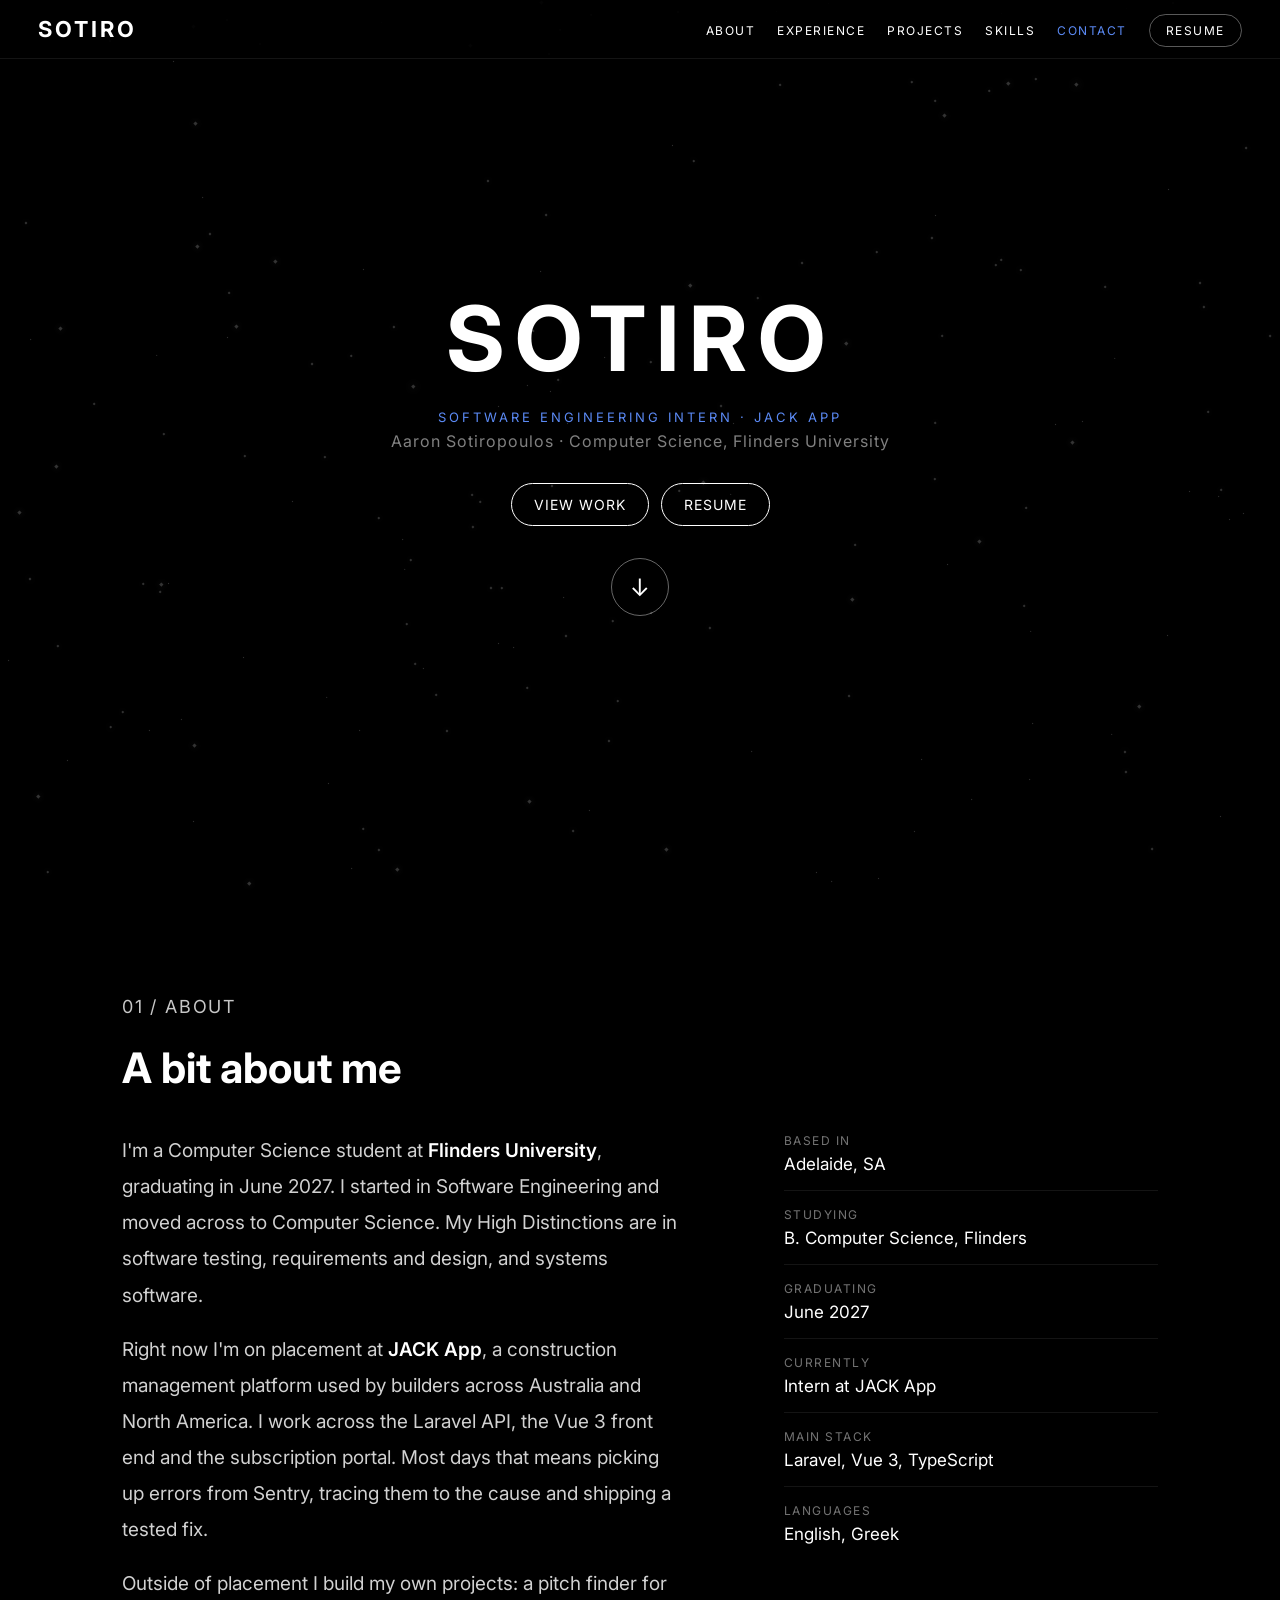
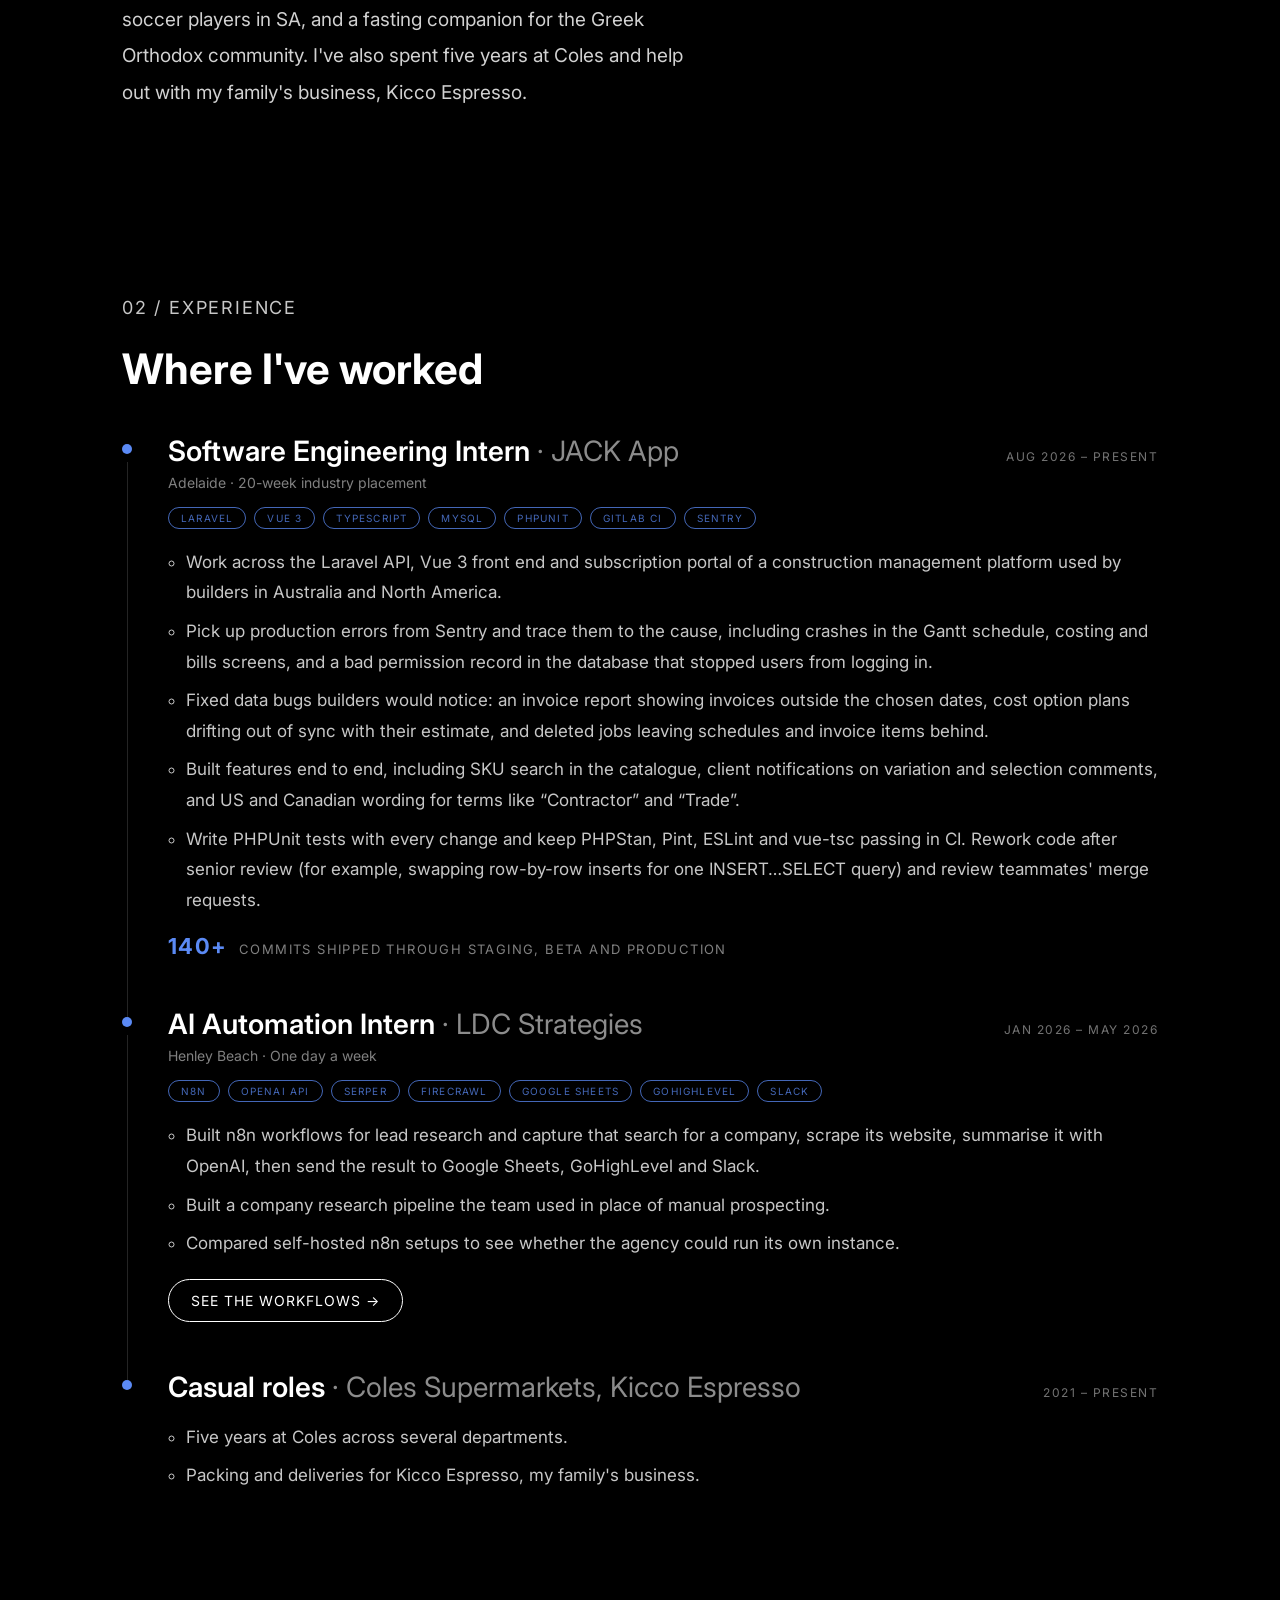
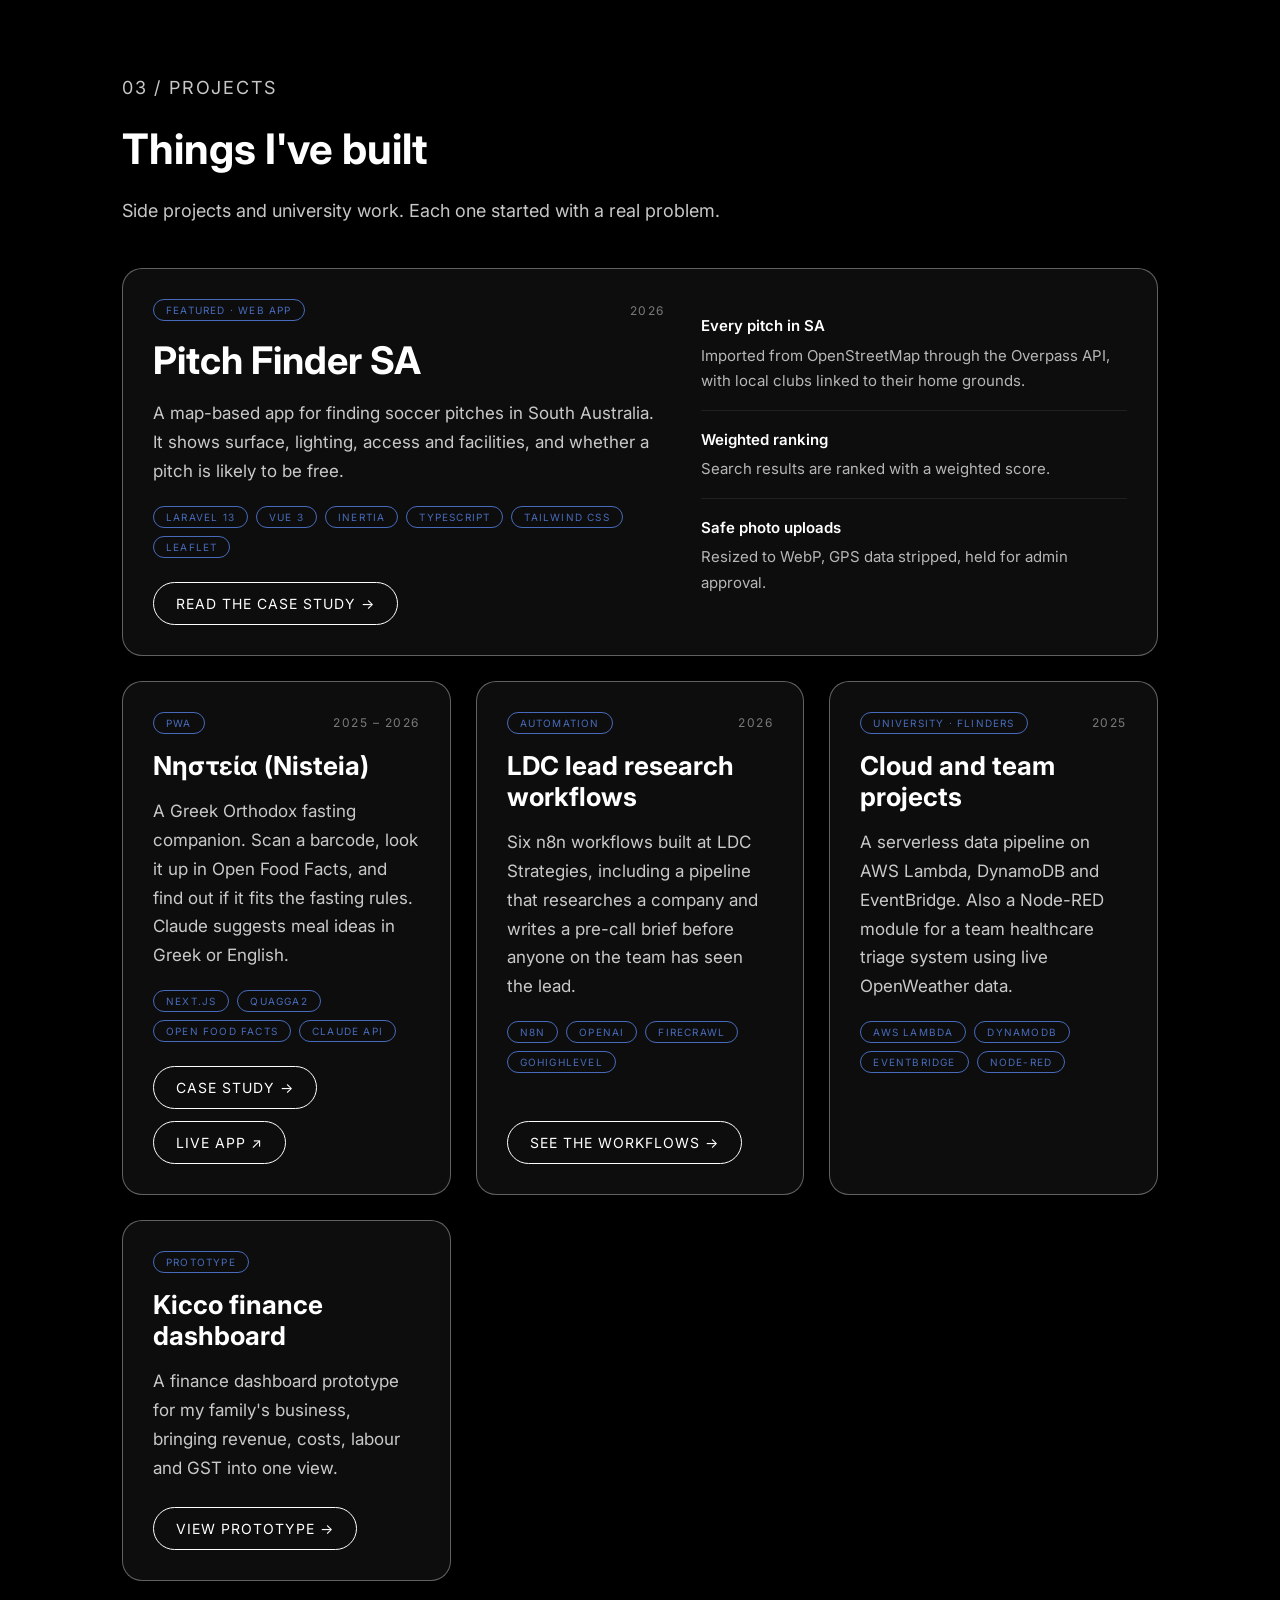
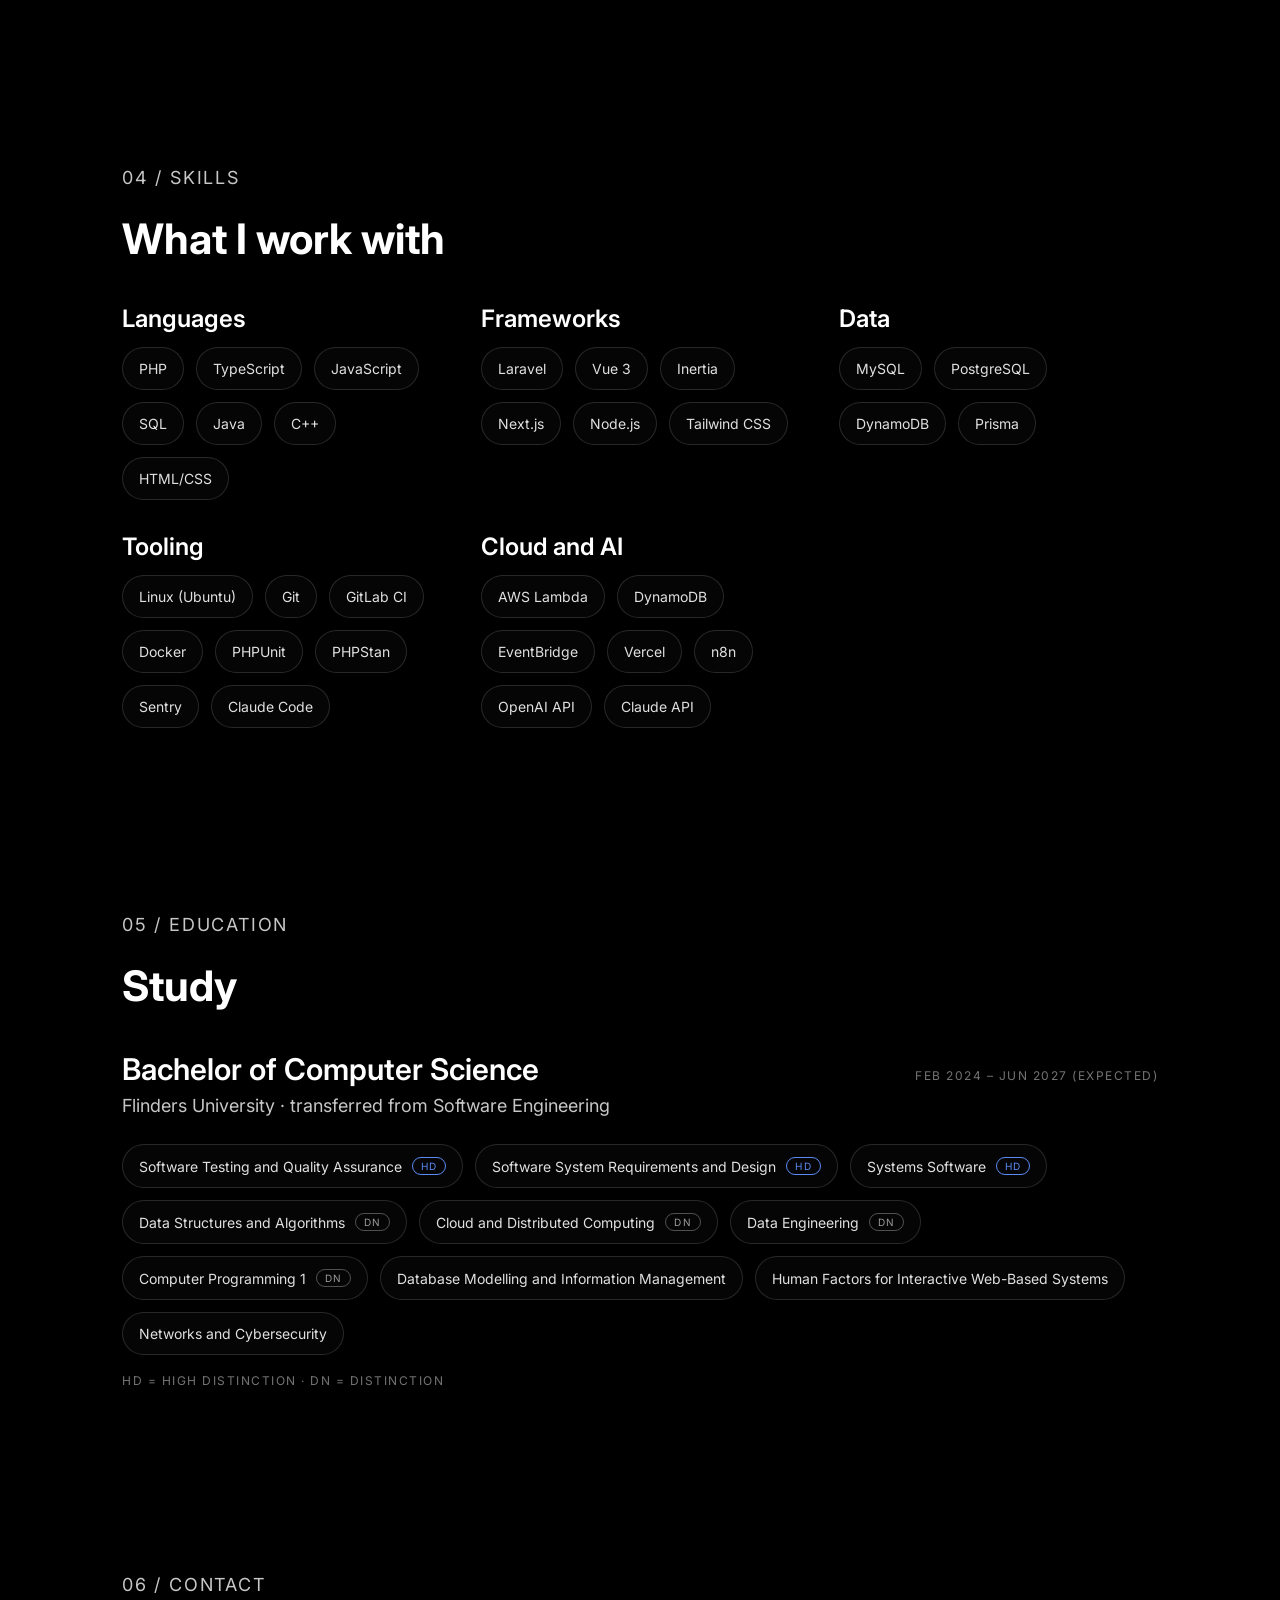
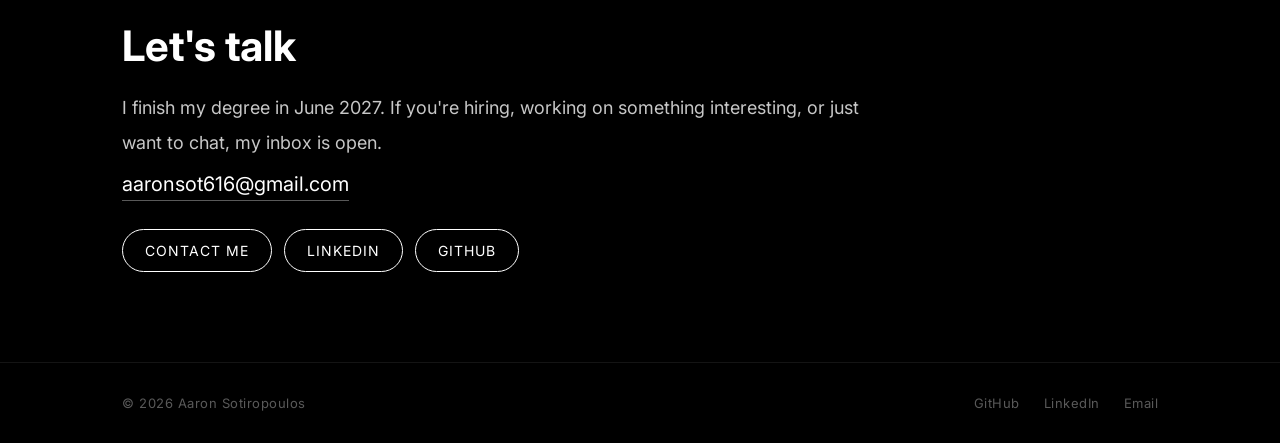
<file: index.html>
<!doctype html>
<html lang="en">
  <head>
    <meta charset="UTF-8" />
    <meta name="viewport" content="width=device-width, initial-scale=1.0" />
    <title>Aaron Sotiropoulos | Software Engineer</title>
    <meta
      name="description"
      content="Aaron Sotiropoulos, Computer Science student at Flinders University and Software Engineering Intern at JACK App, writing production Laravel and Vue code."
    />
    <meta property="og:title" content="Aaron Sotiropoulos | Software Engineer" />
    <meta
      property="og:description"
      content="Computer Science student at Flinders University. Laravel, Vue 3, TypeScript. Adelaide, SA."
    />
    <meta property="og:type" content="website" />
    <link rel="icon" href="favicon.svg" type="image/svg+xml" />
    <link rel="stylesheet" href="style.css" />
  </head>
  <body>
    <div id="starfield"></div>

    <nav class="navbar">
      <div class="container nav-inner">
        <a href="#top" class="logo">SOTIRO</a>

        <button class="hamburger" aria-label="Toggle menu" aria-expanded="false">
          <span></span>
          <span></span>
          <span></span>
        </button>

        <ul class="nav-links">
          <li><a href="#about">About</a></li>
          <li><a href="#experience">Experience</a></li>
          <li><a href="#projects">Projects</a></li>
          <li><a href="#skills">Skills</a></li>
          <li><a href="#contact">Contact</a></li>
          <li>
            <a href="assets/Aaron_Sotiropoulos_Resume.pdf" class="nav-resume" target="_blank" rel="noopener">Resume</a>
          </li>
        </ul>
      </div>
    </nav>

    <main>
      <section id="top" class="hero">
        <div class="hero-content reveal">
          <h1>SOTIRO</h1>
          <p class="hero-role">Software Engineering Intern &middot; JACK App</p>
          <p class="hero-sub">
            Aaron Sotiropoulos &middot; Computer Science, Flinders University
          </p>
          <div class="hero-actions">
            <a href="#projects" class="btn">View Work</a>
            <a href="assets/Aaron_Sotiropoulos_Resume.pdf" class="btn" target="_blank" rel="noopener">Resume</a>
          </div>
          <a href="#about" class="scroll-circle" aria-label="Scroll to about">↓</a>
        </div>
      </section>

      <section id="about" class="section">
        <div class="container">
          <div class="section-head reveal">
            <p class="eyebrow">01 / About</p>
            <h2>A bit about me</h2>
          </div>

          <div class="about-grid">
            <div class="about-copy reveal">
              <p>
                I'm a Computer Science student at
                <strong>Flinders University</strong>, graduating in June 2027. I
                started in Software Engineering and moved across to Computer
                Science. My High Distinctions are in software testing,
                requirements and design, and systems software.
              </p>
              <p>
                Right now I'm on placement at <strong>JACK App</strong>, a
                construction management platform used by builders across
                Australia and North America. I work across the Laravel API, the
                Vue 3 front end and the subscription portal. Most days that means
                picking up errors from Sentry, tracing them to the cause and
                shipping a tested fix.
              </p>
              <p>
                Outside of placement I build my own projects: a pitch finder for
                soccer players in SA, and a fasting companion for the Greek
                Orthodox community. I've also spent five years
                at Coles and help out with my family's business, Kicco Espresso.
              </p>
            </div>

            <ul class="facts reveal">
              <li><span>Based in</span><span>Adelaide, SA</span></li>
              <li><span>Studying</span><span>B. Computer Science, Flinders</span></li>
              <li><span>Graduating</span><span>June 2027</span></li>
              <li><span>Currently</span><span>Intern at JACK App</span></li>
              <li><span>Main stack</span><span>Laravel, Vue 3, TypeScript</span></li>
              <li><span>Languages</span><span>English, Greek</span></li>
            </ul>
          </div>
        </div>
      </section>

      <section id="experience" class="section">
        <div class="container">
          <div class="section-head reveal">
            <p class="eyebrow">02 / Experience</p>
            <h2>Where I've worked</h2>
          </div>

          <ol class="timeline">
            <li class="job current reveal">
              <div class="job-head">
                <h3>Software Engineering Intern <span>· JACK App</span></h3>
                <span class="job-date">Aug 2026 – Present</span>
              </div>
              <p class="job-sub">Adelaide · 20-week industry placement</p>
              <ul class="chips">
                <li>Laravel</li>
                <li>Vue 3</li>
                <li>TypeScript</li>
                <li>MySQL</li>
                <li>PHPUnit</li>
                <li>GitLab CI</li>
                <li>Sentry</li>
              </ul>
              <ul class="points">
                <li>
                  Work across the Laravel API, Vue 3 front end and subscription
                  portal of a construction management platform used by builders
                  in Australia and North America.
                </li>
                <li>
                  Pick up production errors from Sentry and trace them to the
                  cause, including crashes in the Gantt schedule, costing and
                  bills screens, and a bad permission record in the database that
                  stopped users from logging in.
                </li>
                <li>
                  Fixed data bugs builders would notice: an invoice report
                  showing invoices outside the chosen dates, cost option plans
                  drifting out of sync with their estimate, and deleted jobs
                  leaving schedules and invoice items behind.
                </li>
                <li>
                  Built features end to end, including SKU search in the
                  catalogue, client notifications on variation and selection
                  comments, and US and Canadian wording for terms like
                  “Contractor” and “Trade”.
                </li>
                <li>
                  Write PHPUnit tests with every change and keep PHPStan, Pint,
                  ESLint and vue-tsc passing in CI. Rework code after senior
                  review (for example, swapping row-by-row inserts for one
                  INSERT…SELECT query) and review teammates' merge requests.
                </li>
              </ul>
              <p class="job-stat">
                <strong>140+</strong> commits shipped through staging, beta and
                production
              </p>
            </li>

            <li class="job reveal">
              <div class="job-head">
                <h3>AI Automation Intern <span>· LDC Strategies</span></h3>
                <span class="job-date">Jan 2026 – May 2026</span>
              </div>
              <p class="job-sub">Henley Beach · One day a week</p>
              <ul class="chips">
                <li>n8n</li>
                <li>OpenAI API</li>
                <li>Serper</li>
                <li>FireCrawl</li>
                <li>Google Sheets</li>
                <li>GoHighLevel</li>
                <li>Slack</li>
              </ul>
              <ul class="points">
                <li>
                  Built n8n workflows for lead research and capture that search
                  for a company, scrape its website, summarise it with OpenAI,
                  then send the result to Google Sheets, GoHighLevel and Slack.
                </li>
                <li>
                  Built a company research pipeline the team used in place of
                  manual prospecting.
                </li>
                <li>
                  Compared self-hosted n8n setups to see whether the agency could
                  run its own instance.
                </li>
              </ul>
              <a href="ldc.html" class="text-link">See the workflows →</a>
            </li>

            <li class="job reveal">
              <div class="job-head">
                <h3>Casual roles <span>· Coles Supermarkets, Kicco Espresso</span></h3>
                <span class="job-date">2021 – Present</span>
              </div>
              <ul class="points">
                <li>Five years at Coles across several departments.</li>
                <li>Packing and deliveries for Kicco Espresso, my family's business.</li>
              </ul>
            </li>
          </ol>
        </div>
      </section>

      <section id="projects" class="section">
        <div class="container">
          <div class="section-head reveal">
            <p class="eyebrow">03 / Projects</p>
            <h2>Things I've built</h2>
            <p>Side projects and university work. Each one started with a real problem.</p>
          </div>

          <div class="projects">
            <article class="card featured reveal">
              <div>
                <div class="card-top">
                  <span class="card-kind">Featured · Web app</span>
                  <span class="card-year">2026</span>
                </div>
                <h3>Pitch Finder SA</h3>
                <p>
                  A map-based app for finding soccer pitches in South Australia.
                  It shows surface, lighting, access and facilities, and whether a
                  pitch is likely to be free.
                </p>
                <ul class="chips">
                  <li>Laravel 13</li>
                  <li>Vue 3</li>
                  <li>Inertia</li>
                  <li>TypeScript</li>
                  <li>Tailwind CSS</li>
                  <li>Leaflet</li>
                </ul>
                <div class="card-links">
                  <a href="pitch-finder.html" class="text-link">Read the case study →</a>
                </div>
              </div>
              <ul class="card-highlights">
                <li>
                  <strong>Every pitch in SA</strong>
                  Imported from OpenStreetMap through the Overpass API, with
                  local clubs linked to their home grounds.
                </li>
                <li>
                  <strong>Weighted ranking</strong>
                  Search results are ranked with a weighted score.
                </li>
                <li>
                  <strong>Safe photo uploads</strong>
                  Resized to WebP, GPS data stripped, held for admin approval.
                </li>
              </ul>
            </article>

            <article class="card reveal">
              <div class="card-top">
                <span class="card-kind">PWA</span>
                <span class="card-year">2025 – 2026</span>
              </div>
              <h3>Νηστεία (Nisteia)</h3>
              <p>
                A Greek Orthodox fasting companion. Scan a barcode, look it up in
                Open Food Facts, and find out if it fits the fasting rules. Claude
                suggests meal ideas in Greek or English.
              </p>
              <ul class="chips">
                <li>Next.js</li>
                <li>Quagga2</li>
                <li>Open Food Facts</li>
                <li>Claude API</li>
              </ul>
              <div class="card-links">
                <a href="nisteia.html" class="text-link">Case study →</a>
                <a href="https://nisteia.vercel.app" class="text-link" target="_blank" rel="noopener">Live app ↗</a>
              </div>
            </article>

            <article class="card reveal">
              <div class="card-top">
                <span class="card-kind">Automation</span>
                <span class="card-year">2026</span>
              </div>
              <h3>LDC lead research workflows</h3>
              <p>
                Six n8n workflows built at LDC Strategies, including a pipeline
                that researches a company and writes a pre-call brief before
                anyone on the team has seen the lead.
              </p>
              <ul class="chips">
                <li>n8n</li>
                <li>OpenAI</li>
                <li>FireCrawl</li>
                <li>GoHighLevel</li>
              </ul>
              <div class="card-links">
                <a href="ldc.html" class="text-link">See the workflows →</a>
              </div>
            </article>

            <article class="card reveal">
              <div class="card-top">
                <span class="card-kind">University · Flinders</span>
                <span class="card-year">2025</span>
              </div>
              <h3>Cloud and team projects</h3>
              <p>
                A serverless data pipeline on AWS Lambda, DynamoDB and
                EventBridge. Also a Node-RED module for a team healthcare triage
                system using live OpenWeather data.
              </p>
              <ul class="chips">
                <li>AWS Lambda</li>
                <li>DynamoDB</li>
                <li>EventBridge</li>
                <li>Node-RED</li>
              </ul>
            </article>

            <article class="card reveal">
              <div class="card-top">
                <span class="card-kind">Prototype</span>
              </div>
              <h3>Kicco finance dashboard</h3>
              <p>
                A finance dashboard prototype for my family's business, bringing
                revenue, costs, labour and GST into one view.
              </p>
              <div class="card-links">
                <a href="kicco.html" class="text-link">View prototype →</a>
              </div>
            </article>
          </div>
        </div>
      </section>

      <section id="skills" class="section">
        <div class="container">
          <div class="section-head reveal">
            <p class="eyebrow">04 / Skills</p>
            <h2>What I work with</h2>
          </div>

          <div class="skills">
            <div class="skill-group reveal">
              <h3>Languages</h3>
              <ul class="chips">
                <li>PHP</li>
                <li>TypeScript</li>
                <li>JavaScript</li>
                <li>SQL</li>
                <li>Java</li>
                <li>C++</li>
                <li>HTML/CSS</li>
              </ul>
            </div>
            <div class="skill-group reveal">
              <h3>Frameworks</h3>
              <ul class="chips">
                <li>Laravel</li>
                <li>Vue 3</li>
                <li>Inertia</li>
                <li>Next.js</li>
                <li>Node.js</li>
                <li>Tailwind CSS</li>
              </ul>
            </div>
            <div class="skill-group reveal">
              <h3>Data</h3>
              <ul class="chips">
                <li>MySQL</li>
                <li>PostgreSQL</li>
                <li>DynamoDB</li>
                <li>Prisma</li>
              </ul>
            </div>
            <div class="skill-group reveal">
              <h3>Tooling</h3>
              <ul class="chips">
                <li>Linux (Ubuntu)</li>
                <li>Git</li>
                <li>GitLab CI</li>
                <li>Docker</li>
                <li>PHPUnit</li>
                <li>PHPStan</li>
                <li>Sentry</li>
                <li>Claude Code</li>
              </ul>
            </div>
            <div class="skill-group reveal">
              <h3>Cloud and AI</h3>
              <ul class="chips">
                <li>AWS Lambda</li>
                <li>DynamoDB</li>
                <li>EventBridge</li>
                <li>Vercel</li>
                <li>n8n</li>
                <li>OpenAI API</li>
                <li>Claude API</li>
              </ul>
            </div>
          </div>
        </div>
      </section>

      <section id="education" class="section">
        <div class="container">
          <div class="section-head reveal">
            <p class="eyebrow">05 / Education</p>
            <h2>Study</h2>
          </div>

          <div class="edu reveal">
            <div class="edu-head">
              <h3>Bachelor of Computer Science</h3>
              <span class="job-date">Feb 2024 – Jun 2027 (expected)</span>
            </div>
            <p class="edu-sub">Flinders University · transferred from Software Engineering</p>

            <ul class="subjects">
              <li>Software Testing and Quality Assurance <span class="grade hd">HD</span></li>
              <li>Software System Requirements and Design <span class="grade hd">HD</span></li>
              <li>Systems Software <span class="grade hd">HD</span></li>
              <li>Data Structures and Algorithms <span class="grade">DN</span></li>
              <li>Cloud and Distributed Computing <span class="grade">DN</span></li>
              <li>Data Engineering <span class="grade">DN</span></li>
              <li>Computer Programming 1 <span class="grade">DN</span></li>
              <li>Database Modelling and Information Management</li>
              <li>Human Factors for Interactive Web-Based Systems</li>
              <li>Networks and Cybersecurity</li>
            </ul>
            <p class="grade-key">HD = High Distinction · DN = Distinction</p>
          </div>
        </div>
      </section>

      <section id="contact" class="section">
        <div class="container cta reveal">
          <p class="eyebrow">06 / Contact</p>
          <h2>Let's talk</h2>
          <p>
            I finish my degree in June 2027. If you're hiring, working on
            something interesting, or just want to chat, my inbox is open.
          </p>
          <a href="mailto:aaronsot616@gmail.com" class="cta-email">aaronsot616@gmail.com</a>
          <div class="hero-actions">
            <a href="contact.html" class="btn">Contact Me</a>
            <a href="https://www.linkedin.com/in/aaronsotiropoulos" class="btn" target="_blank" rel="noopener">LinkedIn</a>
            <a href="https://github.com/Sotiro1" class="btn" target="_blank" rel="noopener">GitHub</a>
          </div>
        </div>
      </section>
    </main>

    <footer class="site-footer">
      <div class="container footer-inner">
        <span>&copy; <span data-year>2026</span> Aaron Sotiropoulos</span>
        <div class="footer-links">
          <a href="https://github.com/Sotiro1" target="_blank" rel="noopener">GitHub</a>
          <a href="https://www.linkedin.com/in/aaronsotiropoulos" target="_blank" rel="noopener">LinkedIn</a>
          <a href="mailto:aaronsot616@gmail.com">Email</a>
        </div>
      </div>
    </footer>

    <script src="script.js"></script>
  </body>
</html>
</file>
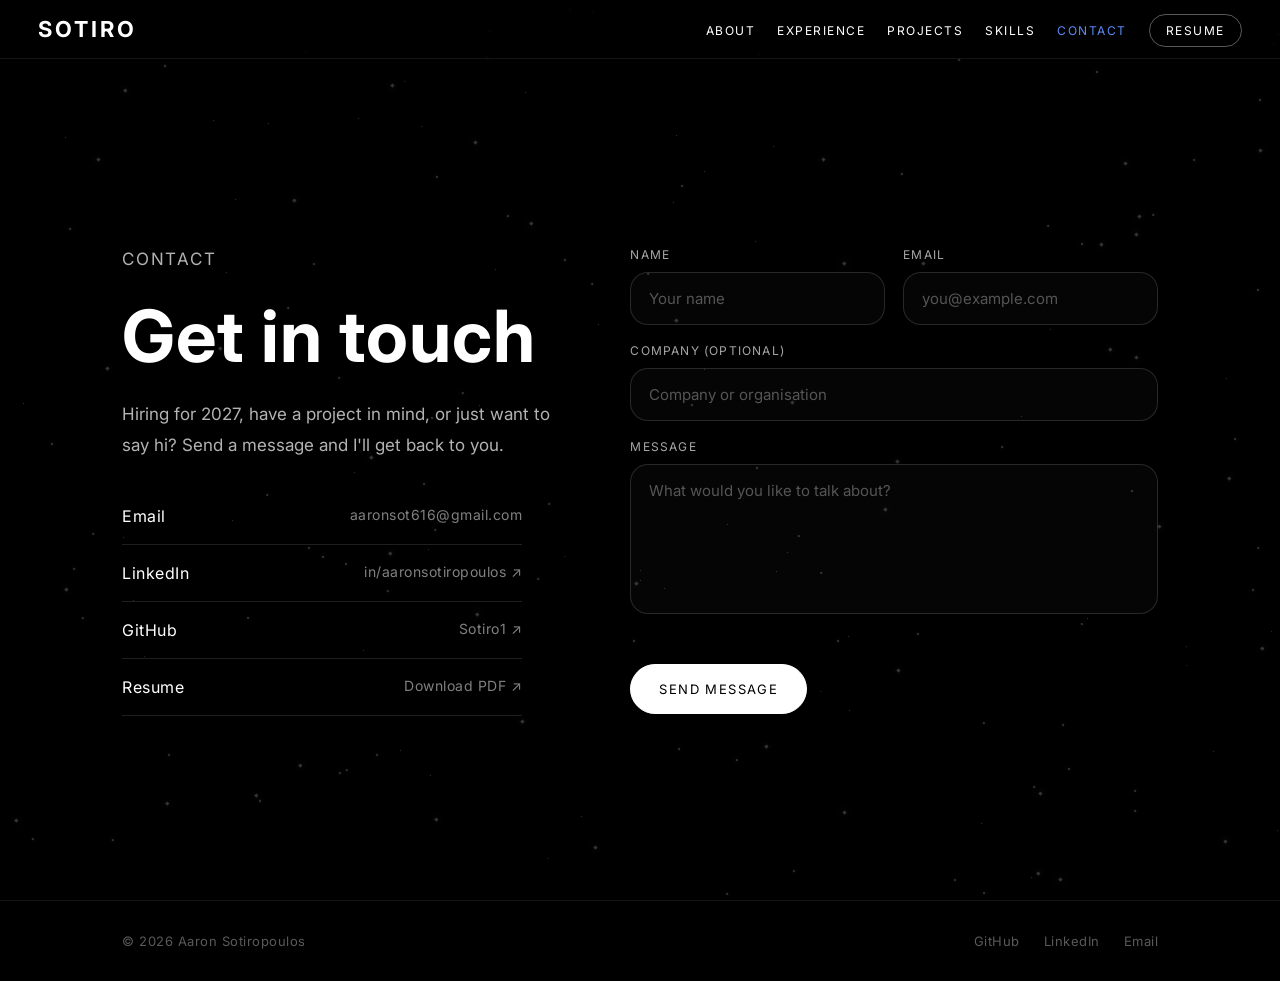
<file: contact.html>
<!doctype html>
<html lang="en">
  <head>
    <meta charset="UTF-8" />
    <meta name="viewport" content="width=device-width, initial-scale=1.0" />
    <title>Contact | Aaron Sotiropoulos</title>
    <meta name="description" content="Get in touch with Aaron Sotiropoulos." />
    <link rel="icon" href="favicon.svg" type="image/svg+xml" />
    <link rel="stylesheet" href="style.css" />
  </head>
  <body>
    <div id="starfield"></div>

    <nav class="navbar">
      <div class="container nav-inner">
        <a href="index.html" class="logo">SOTIRO</a>

        <button class="hamburger" aria-label="Toggle menu" aria-expanded="false">
          <span></span>
          <span></span>
          <span></span>
        </button>

        <ul class="nav-links">
          <li><a href="index.html#about">About</a></li>
          <li><a href="index.html#experience">Experience</a></li>
          <li><a href="index.html#projects">Projects</a></li>
          <li><a href="index.html#skills">Skills</a></li>
          <li><a href="contact.html" class="active-link">Contact</a></li>
          <li>
            <a href="assets/Aaron_Sotiropoulos_Resume.pdf" class="nav-resume" target="_blank" rel="noopener">Resume</a>
          </li>
        </ul>
      </div>
    </nav>

    <main class="contact-page">
      <div class="container contact-grid">
        <div class="contact-intro reveal">
          <p class="eyebrow">Contact</p>
          <h1>Get in touch</h1>
          <p>
            Hiring for 2027, have a project in mind, or just want to say hi? Send
            a message and I'll get back to you.
          </p>

          <ul class="contact-list">
            <li>
              <a href="mailto:aaronsot616@gmail.com"><span>Email</span><span>aaronsot616@gmail.com</span></a>
            </li>
            <li>
              <a href="https://www.linkedin.com/in/aaronsotiropoulos" target="_blank" rel="noopener"><span>LinkedIn</span><span>in/aaronsotiropoulos ↗</span></a>
            </li>
            <li>
              <a href="https://github.com/Sotiro1" target="_blank" rel="noopener"><span>GitHub</span><span>Sotiro1 ↗</span></a>
            </li>
            <li>
              <a href="assets/Aaron_Sotiropoulos_Resume.pdf" target="_blank" rel="noopener"><span>Resume</span><span>Download PDF ↗</span></a>
            </li>
          </ul>
        </div>

        <form
          id="contact-form"
          class="contact-form reveal"
          action="https://formspree.io/f/xgonnggn"
          method="POST"
        >
          <input type="hidden" name="_subject" value="New portfolio contact form submission" />
          <input type="text" name="_gotcha" class="hidden-field" tabindex="-1" autocomplete="off" />

          <div class="form-row">
            <div class="form-group">
              <label for="name">Name</label>
              <input type="text" id="name" name="name" placeholder="Your name" autocomplete="name" required />
            </div>
            <div class="form-group">
              <label for="email">Email</label>
              <input type="email" id="email" name="email" placeholder="you@example.com" autocomplete="email" required />
            </div>
          </div>

          <div class="form-group">
            <label for="company">Company <span class="mono">(optional)</span></label>
            <input type="text" id="company" name="company" placeholder="Company or organisation" autocomplete="organization" />
          </div>

          <div class="form-group">
            <label for="message">Message</label>
            <textarea id="message" name="message" rows="6" placeholder="What would you like to talk about?" required></textarea>
          </div>

          <p class="form-status" role="status" aria-live="polite"></p>
          <button type="submit" class="btn btn-primary">Send message</button>
        </form>
      </div>
    </main>

    <footer class="site-footer">
      <div class="container footer-inner">
        <span>&copy; <span data-year>2026</span> Aaron Sotiropoulos</span>
        <div class="footer-links">
          <a href="https://github.com/Sotiro1" target="_blank" rel="noopener">GitHub</a>
          <a href="https://www.linkedin.com/in/aaronsotiropoulos" target="_blank" rel="noopener">LinkedIn</a>
          <a href="mailto:aaronsot616@gmail.com">Email</a>
        </div>
      </div>
    </footer>

    <script src="script.js"></script>
  </body>
</html>
</file>
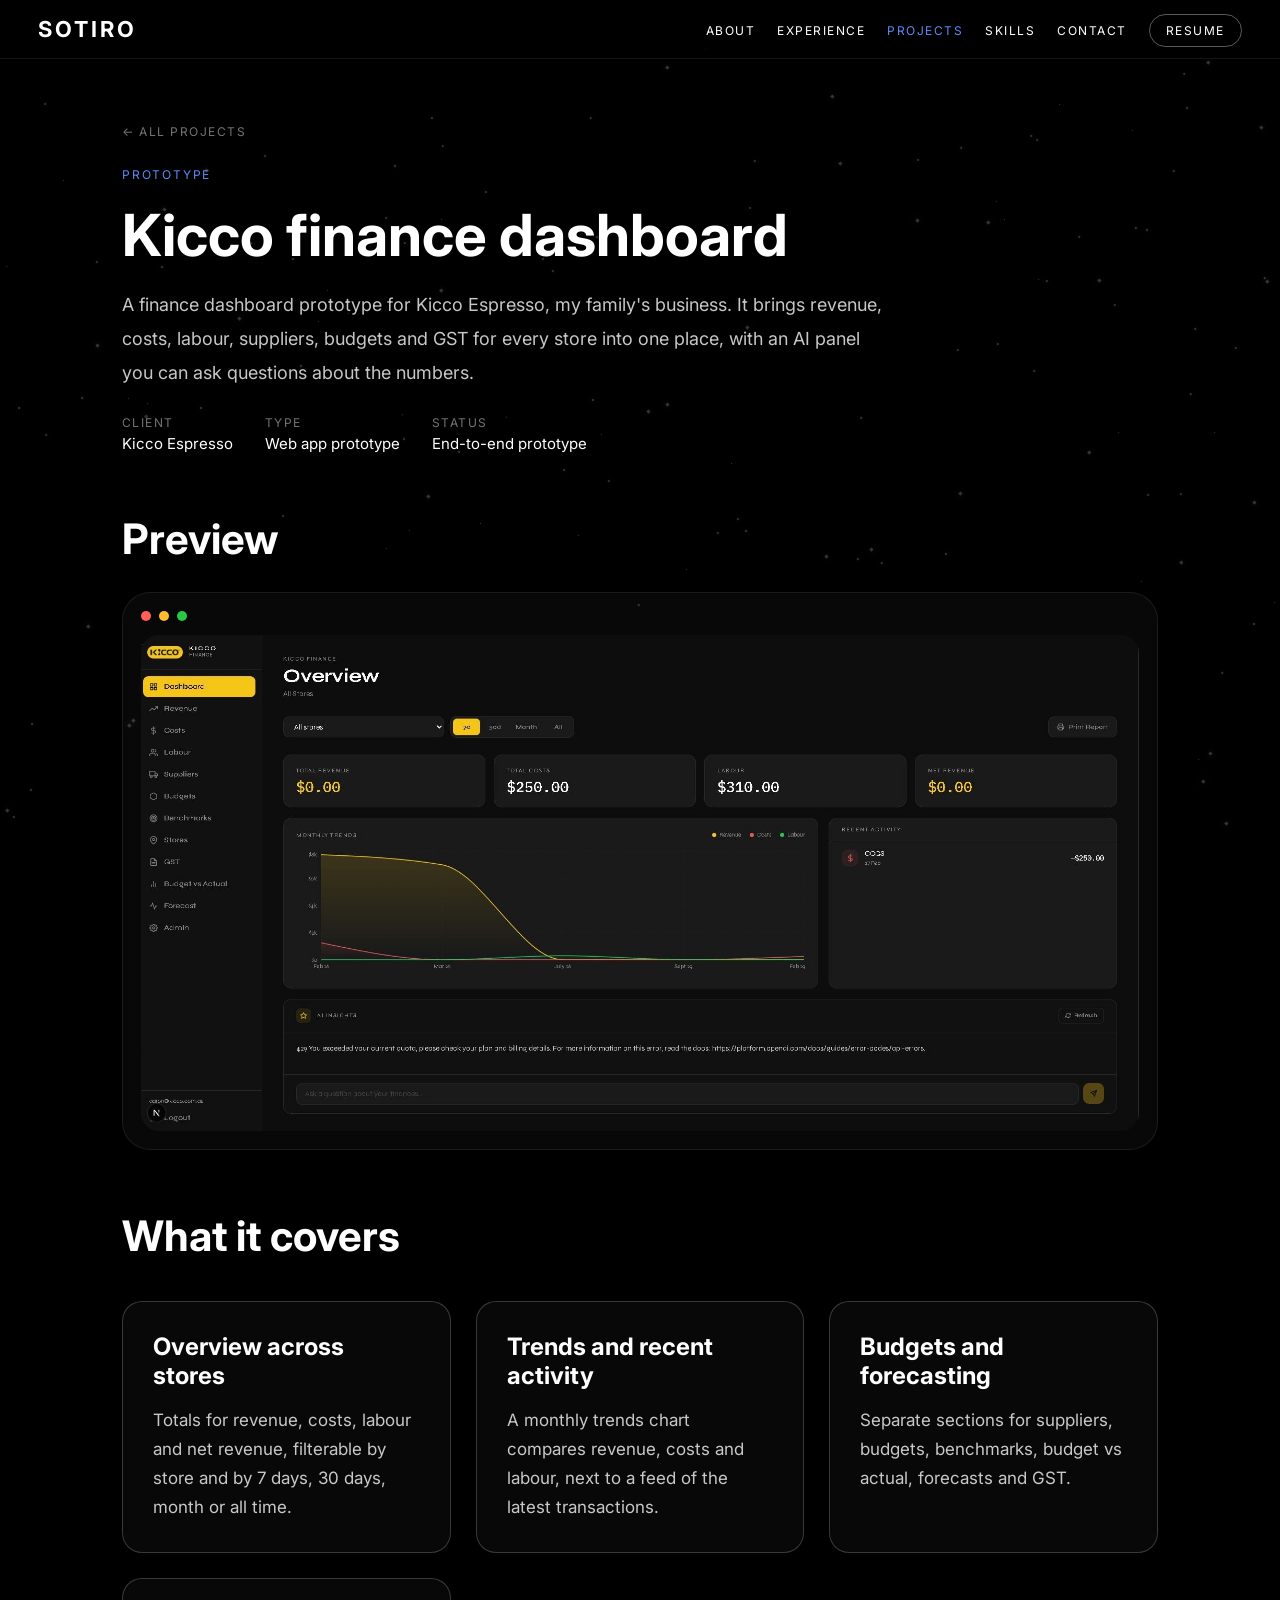
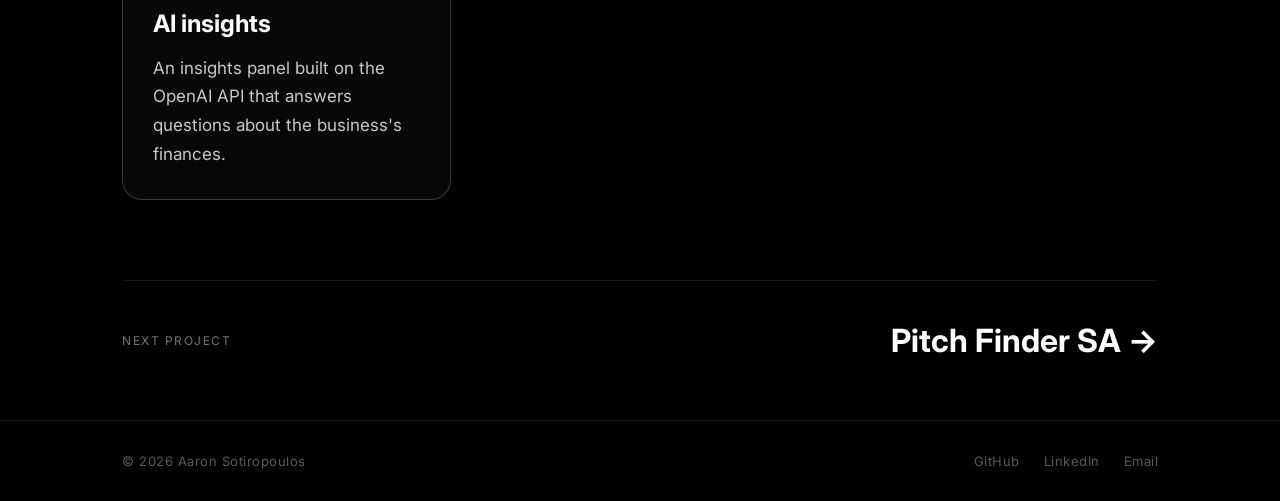
<file: kicco.html>
<!doctype html>
<html lang="en">
  <head>
    <meta charset="UTF-8" />
    <meta name="viewport" content="width=device-width, initial-scale=1.0" />
    <title>Kicco Finance Dashboard | Aaron Sotiropoulos</title>
    <meta
      name="description"
      content="A finance dashboard prototype built for Kicco Espresso, a family business."
    />
    <link rel="icon" href="favicon.svg" type="image/svg+xml" />
    <link rel="stylesheet" href="style.css" />
  </head>
  <body>
    <div id="starfield"></div>

    <nav class="navbar">
      <div class="container nav-inner">
        <a href="index.html" class="logo">SOTIRO</a>

        <button class="hamburger" aria-label="Toggle menu" aria-expanded="false">
          <span></span>
          <span></span>
          <span></span>
        </button>

        <ul class="nav-links">
          <li><a href="index.html#about">About</a></li>
          <li><a href="index.html#experience">Experience</a></li>
          <li><a href="index.html#projects" class="active-link">Projects</a></li>
          <li><a href="index.html#skills">Skills</a></li>
          <li><a href="contact.html">Contact</a></li>
          <li>
            <a href="assets/Aaron_Sotiropoulos_Resume.pdf" class="nav-resume" target="_blank" rel="noopener">Resume</a>
          </li>
        </ul>
      </div>
    </nav>

    <main class="container">
      <header class="case-hero reveal">
        <a href="index.html#projects" class="back-link">← All projects</a>
        <p class="eyebrow">Prototype</p>
        <h1>Kicco finance dashboard</h1>
        <p class="lead">
          A finance dashboard prototype for Kicco Espresso, my family's business.
          It brings revenue, costs, labour, suppliers, budgets and GST for every
          store into one place, with an AI panel you can ask questions about the
          numbers.
        </p>

        <dl class="case-meta">
          <div><dt>Client</dt><dd>Kicco Espresso</dd></div>
          <div><dt>Type</dt><dd>Web app prototype</dd></div>
          <div><dt>Status</dt><dd>End-to-end prototype</dd></div>
        </dl>
      </header>

      <section class="case-section reveal">
        <h2>Preview</h2>
        <div class="case-body">
          <figure class="screenshot">
            <div class="screenshot-bar"><span></span><span></span><span></span></div>
            <img src="assets/kicco-dashboard.jpg" alt="Kicco Finance overview: revenue, costs, labour and net revenue totals, a monthly trends chart, recent activity and an AI insights panel" />
          </figure>
        </div>
      </section>

      <section class="case-section reveal">
        <h2>What it covers</h2>
        <div class="case-body">
          <div class="feature-grid">
            <div class="feature">
              <h3>Overview across stores</h3>
              <p>
                Totals for revenue, costs, labour and net revenue, filterable by
                store and by 7 days, 30 days, month or all time.
              </p>
            </div>
            <div class="feature">
              <h3>Trends and recent activity</h3>
              <p>
                A monthly trends chart compares revenue, costs and labour, next to
                a feed of the latest transactions.
              </p>
            </div>
            <div class="feature">
              <h3>Budgets and forecasting</h3>
              <p>
                Separate sections for suppliers, budgets, benchmarks, budget vs
                actual, forecasts and GST.
              </p>
            </div>
            <div class="feature">
              <h3>AI insights</h3>
              <p>
                An insights panel built on the OpenAI API that answers questions
                about the business's finances.
              </p>
            </div>
          </div>
        </div>
      </section>

      <a href="pitch-finder.html" class="next-project">
        <span>Next project</span>
        <strong>Pitch Finder SA →</strong>
      </a>
    </main>

    <footer class="site-footer">
      <div class="container footer-inner">
        <span>&copy; <span data-year>2026</span> Aaron Sotiropoulos</span>
        <div class="footer-links">
          <a href="https://github.com/Sotiro1" target="_blank" rel="noopener">GitHub</a>
          <a href="https://www.linkedin.com/in/aaronsotiropoulos" target="_blank" rel="noopener">LinkedIn</a>
          <a href="mailto:aaronsot616@gmail.com">Email</a>
        </div>
      </div>
    </footer>

    <script src="script.js"></script>
  </body>
</html>
</file>
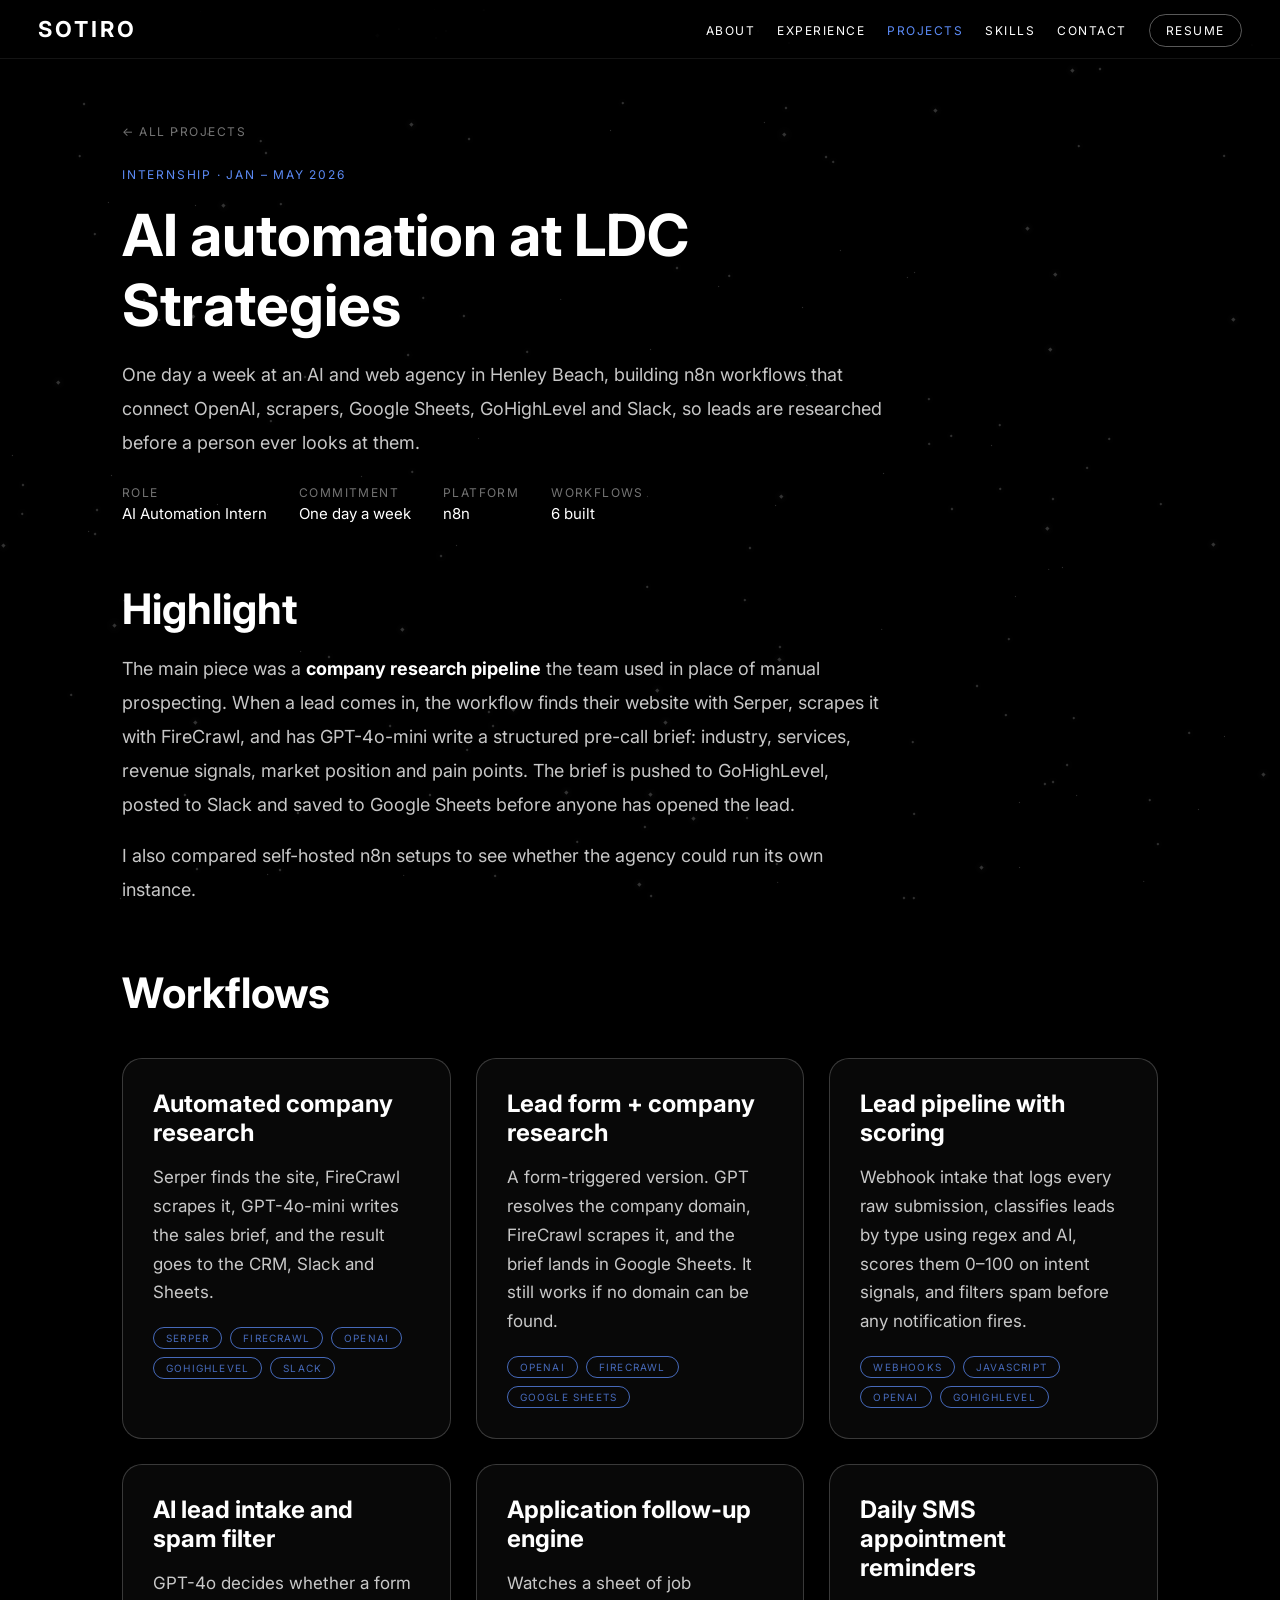
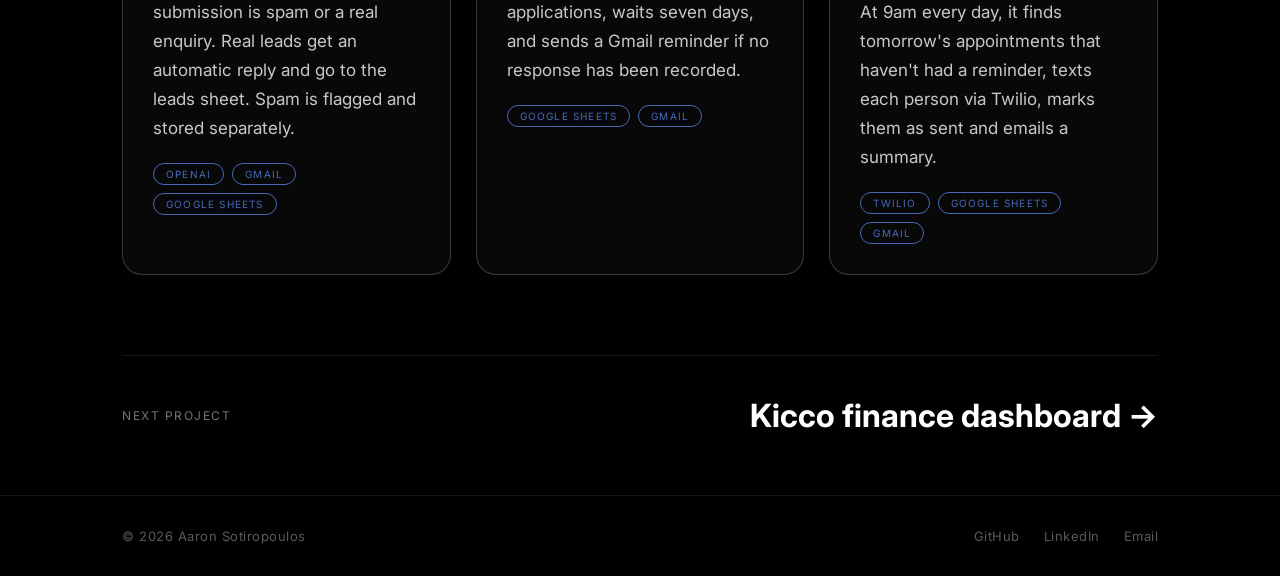
<file: ldc.html>
<!doctype html>
<html lang="en">
  <head>
    <meta charset="UTF-8" />
    <meta name="viewport" content="width=device-width, initial-scale=1.0" />
    <title>LDC Strategies | Aaron Sotiropoulos</title>
    <meta
      name="description"
      content="n8n automation workflows built during an AI Automation internship at LDC Strategies."
    />
    <link rel="icon" href="favicon.svg" type="image/svg+xml" />
    <link rel="stylesheet" href="style.css" />
  </head>
  <body>
    <div id="starfield"></div>

    <nav class="navbar">
      <div class="container nav-inner">
        <a href="index.html" class="logo">SOTIRO</a>

        <button class="hamburger" aria-label="Toggle menu" aria-expanded="false">
          <span></span>
          <span></span>
          <span></span>
        </button>

        <ul class="nav-links">
          <li><a href="index.html#about">About</a></li>
          <li><a href="index.html#experience">Experience</a></li>
          <li><a href="index.html#projects" class="active-link">Projects</a></li>
          <li><a href="index.html#skills">Skills</a></li>
          <li><a href="contact.html">Contact</a></li>
          <li>
            <a href="assets/Aaron_Sotiropoulos_Resume.pdf" class="nav-resume" target="_blank" rel="noopener">Resume</a>
          </li>
        </ul>
      </div>
    </nav>

    <main class="container">
      <header class="case-hero reveal">
        <a href="index.html#projects" class="back-link">← All projects</a>
        <p class="eyebrow">Internship · Jan – May 2026</p>
        <h1>AI automation at LDC Strategies</h1>
        <p class="lead">
          One day a week at an AI and web agency in Henley Beach, building n8n
          workflows that connect OpenAI, scrapers, Google Sheets, GoHighLevel and
          Slack, so leads are researched before a person ever looks at them.
        </p>

        <dl class="case-meta">
          <div><dt>Role</dt><dd>AI Automation Intern</dd></div>
          <div><dt>Commitment</dt><dd>One day a week</dd></div>
          <div><dt>Platform</dt><dd>n8n</dd></div>
          <div><dt>Workflows</dt><dd>6 built</dd></div>
        </dl>
      </header>

      <section class="case-section reveal">
        <h2>Highlight</h2>
        <div class="case-body">
          <p>
            The main piece was a <strong>company research pipeline</strong> the
            team used in place of manual prospecting. When a lead comes in, the
            workflow finds their website with Serper, scrapes it with FireCrawl,
            and has GPT-4o-mini write a structured pre-call brief: industry,
            services, revenue signals, market position and pain points. The brief
            is pushed to GoHighLevel, posted to Slack and saved to Google Sheets
            before anyone has opened the lead.
          </p>
          <p>
            I also compared self-hosted n8n setups to see whether the agency
            could run its own instance.
          </p>
        </div>
      </section>

      <section class="case-section reveal">
        <h2>Workflows</h2>
        <div class="case-body">
          <div class="feature-grid">
            <div class="feature">
              <h3>Automated company research</h3>
              <p>
                Serper finds the site, FireCrawl scrapes it, GPT-4o-mini writes
                the sales brief, and the result goes to the CRM, Slack and
                Sheets.
              </p>
              <ul class="chips">
                <li>Serper</li><li>FireCrawl</li><li>OpenAI</li><li>GoHighLevel</li><li>Slack</li>
              </ul>
            </div>
            <div class="feature">
              <h3>Lead form + company research</h3>
              <p>
                A form-triggered version. GPT resolves the company domain,
                FireCrawl scrapes it, and the brief lands in Google Sheets. It
                still works if no domain can be found.
              </p>
              <ul class="chips">
                <li>OpenAI</li><li>FireCrawl</li><li>Google Sheets</li>
              </ul>
            </div>
            <div class="feature">
              <h3>Lead pipeline with scoring</h3>
              <p>
                Webhook intake that logs every raw submission, classifies leads
                by type using regex and AI, scores them 0–100 on intent signals,
                and filters spam before any notification fires.
              </p>
              <ul class="chips">
                <li>Webhooks</li><li>JavaScript</li><li>OpenAI</li><li>GoHighLevel</li>
              </ul>
            </div>
            <div class="feature">
              <h3>AI lead intake and spam filter</h3>
              <p>
                GPT-4o decides whether a form submission is spam or a real
                enquiry. Real leads get an automatic reply and go to the leads
                sheet. Spam is flagged and stored separately.
              </p>
              <ul class="chips">
                <li>OpenAI</li><li>Gmail</li><li>Google Sheets</li>
              </ul>
            </div>
            <div class="feature">
              <h3>Application follow-up engine</h3>
              <p>
                Watches a sheet of job applications, waits seven days, and sends a
                Gmail reminder if no response has been recorded.
              </p>
              <ul class="chips">
                <li>Google Sheets</li><li>Gmail</li>
              </ul>
            </div>
            <div class="feature">
              <h3>Daily SMS appointment reminders</h3>
              <p>
                At 9am every day, it finds tomorrow's appointments that haven't
                had a reminder, texts each person via Twilio, marks them as sent
                and emails a summary.
              </p>
              <ul class="chips">
                <li>Twilio</li><li>Google Sheets</li><li>Gmail</li>
              </ul>
            </div>
          </div>
        </div>
      </section>

      <a href="kicco.html" class="next-project">
        <span>Next project</span>
        <strong>Kicco finance dashboard →</strong>
      </a>
    </main>

    <footer class="site-footer">
      <div class="container footer-inner">
        <span>&copy; <span data-year>2026</span> Aaron Sotiropoulos</span>
        <div class="footer-links">
          <a href="https://github.com/Sotiro1" target="_blank" rel="noopener">GitHub</a>
          <a href="https://www.linkedin.com/in/aaronsotiropoulos" target="_blank" rel="noopener">LinkedIn</a>
          <a href="mailto:aaronsot616@gmail.com">Email</a>
        </div>
      </div>
    </footer>

    <script src="script.js"></script>
  </body>
</html>
</file>
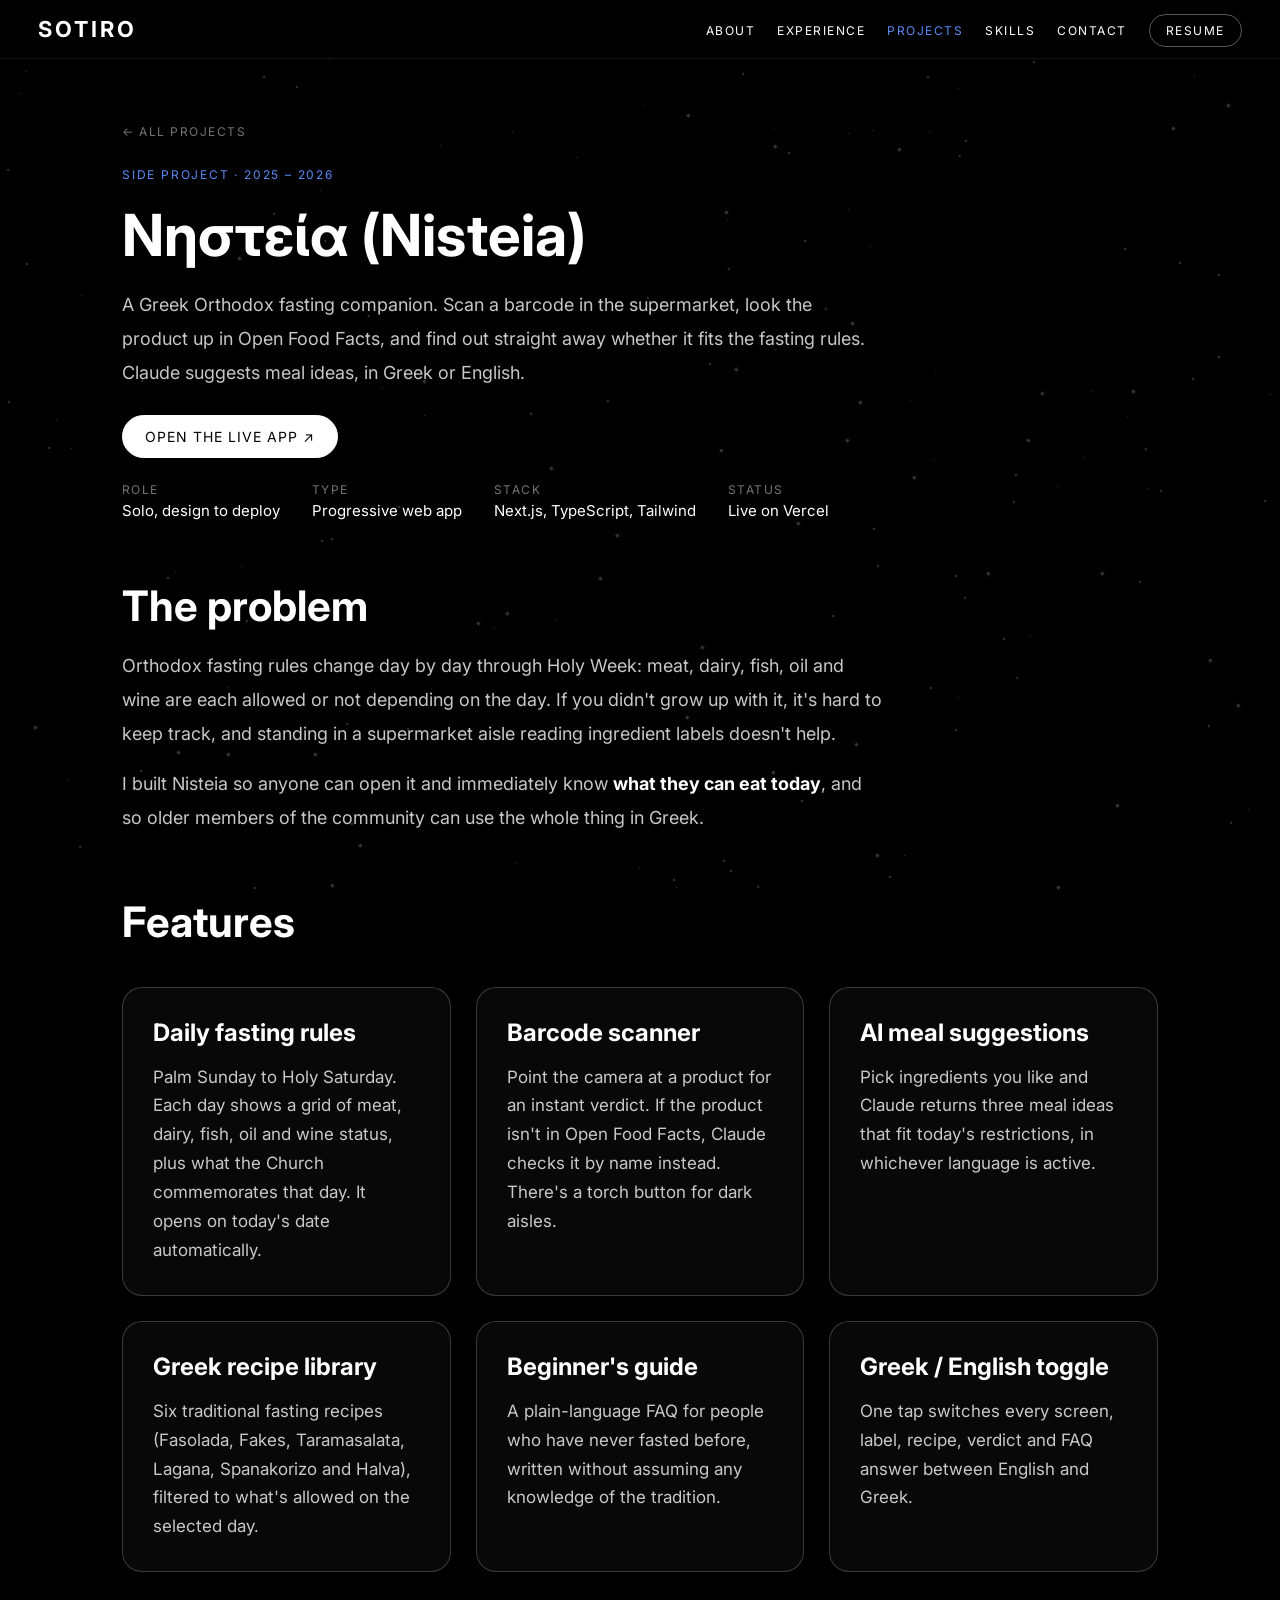
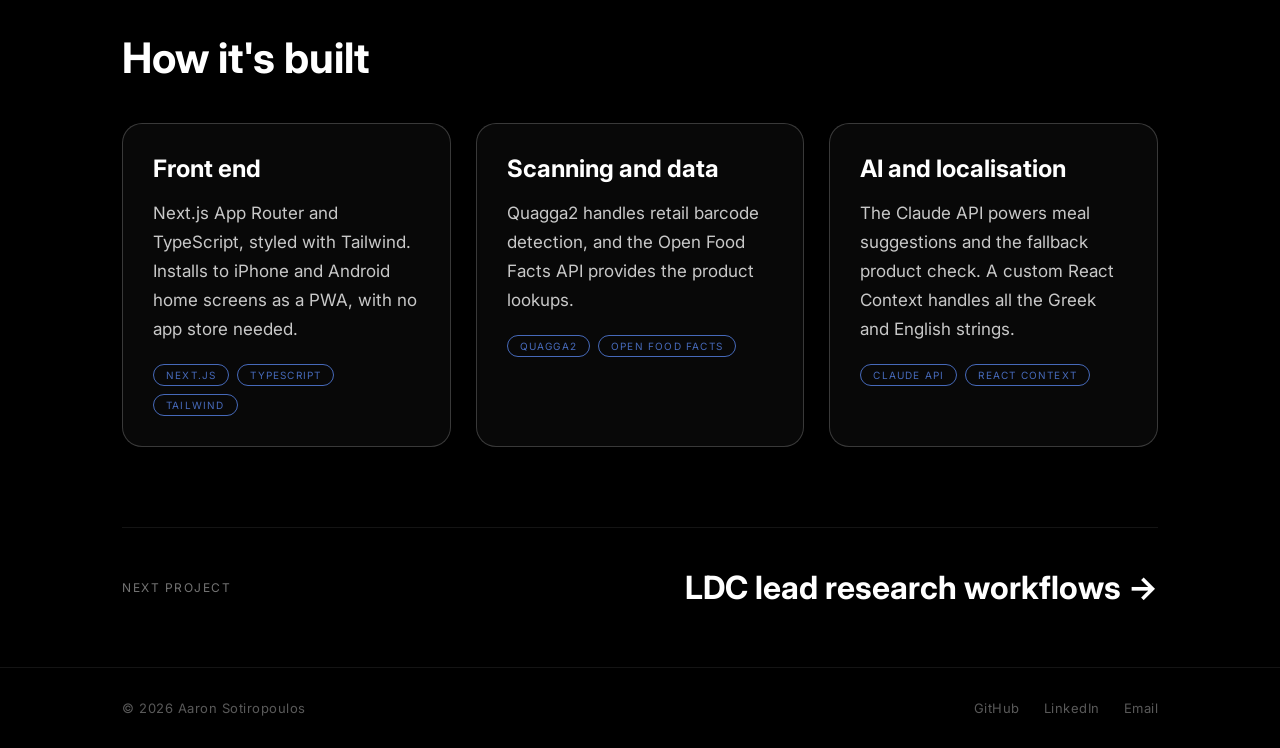
<file: nisteia.html>
<!doctype html>
<html lang="en">
  <head>
    <meta charset="UTF-8" />
    <meta name="viewport" content="width=device-width, initial-scale=1.0" />
    <title>Νηστεία (Nisteia) | Aaron Sotiropoulos</title>
    <meta
      name="description"
      content="Nisteia: a Greek Orthodox fasting companion PWA built with Next.js, Quagga2, Open Food Facts and the Claude API."
    />
    <link rel="icon" href="favicon.svg" type="image/svg+xml" />
    <link rel="stylesheet" href="style.css" />
  </head>
  <body>
    <div id="starfield"></div>

    <nav class="navbar">
      <div class="container nav-inner">
        <a href="index.html" class="logo">SOTIRO</a>

        <button class="hamburger" aria-label="Toggle menu" aria-expanded="false">
          <span></span>
          <span></span>
          <span></span>
        </button>

        <ul class="nav-links">
          <li><a href="index.html#about">About</a></li>
          <li><a href="index.html#experience">Experience</a></li>
          <li><a href="index.html#projects" class="active-link">Projects</a></li>
          <li><a href="index.html#skills">Skills</a></li>
          <li><a href="contact.html">Contact</a></li>
          <li>
            <a href="assets/Aaron_Sotiropoulos_Resume.pdf" class="nav-resume" target="_blank" rel="noopener">Resume</a>
          </li>
        </ul>
      </div>
    </nav>

    <main class="container">
      <header class="case-hero reveal">
        <a href="index.html#projects" class="back-link">← All projects</a>
        <p class="eyebrow">Side project · 2025 – 2026</p>
        <h1>Νηστεία (Nisteia)</h1>
        <p class="lead">
          A Greek Orthodox fasting companion. Scan a barcode in the supermarket,
          look the product up in Open Food Facts, and find out straight away
          whether it fits the fasting rules. Claude suggests meal ideas, in Greek
          or English.
        </p>
        <div class="hero-actions">
          <a href="https://nisteia.vercel.app" class="btn btn-primary" target="_blank" rel="noopener">Open the live app ↗</a>
        </div>

        <dl class="case-meta">
          <div><dt>Role</dt><dd>Solo, design to deploy</dd></div>
          <div><dt>Type</dt><dd>Progressive web app</dd></div>
          <div><dt>Stack</dt><dd>Next.js, TypeScript, Tailwind</dd></div>
          <div><dt>Status</dt><dd>Live on Vercel</dd></div>
        </dl>
      </header>

      <section class="case-section reveal">
        <h2>The problem</h2>
        <div class="case-body">
          <p>
            Orthodox fasting rules change day by day through Holy Week: meat,
            dairy, fish, oil and wine are each allowed or not depending on the
            day. If you didn't grow up with it, it's hard to keep track, and
            standing in a supermarket aisle reading ingredient labels doesn't
            help.
          </p>
          <p>
            I built Nisteia so anyone can open it and immediately know
            <strong>what they can eat today</strong>, and so older members of
            the community can use the whole thing in Greek.
          </p>
        </div>
      </section>

      <section class="case-section reveal">
        <h2>Features</h2>
        <div class="case-body">
          <div class="feature-grid">
            <div class="feature">
              <h3>Daily fasting rules</h3>
              <p>
                Palm Sunday to Holy Saturday. Each day shows a grid of meat,
                dairy, fish, oil and wine status, plus what the Church
                commemorates that day. It opens on today's date automatically.
              </p>
            </div>
            <div class="feature">
              <h3>Barcode scanner</h3>
              <p>
                Point the camera at a product for an instant verdict. If the
                product isn't in Open Food Facts, Claude checks it by name
                instead. There's a torch button for dark aisles.
              </p>
            </div>
            <div class="feature">
              <h3>AI meal suggestions</h3>
              <p>
                Pick ingredients you like and Claude returns three meal ideas
                that fit today's restrictions, in whichever language is active.
              </p>
            </div>
            <div class="feature">
              <h3>Greek recipe library</h3>
              <p>
                Six traditional fasting recipes (Fasolada, Fakes, Taramasalata,
                Lagana, Spanakorizo and Halva), filtered to what's allowed on the
                selected day.
              </p>
            </div>
            <div class="feature">
              <h3>Beginner's guide</h3>
              <p>
                A plain-language FAQ for people who have never fasted before,
                written without assuming any knowledge of the tradition.
              </p>
            </div>
            <div class="feature">
              <h3>Greek / English toggle</h3>
              <p>
                One tap switches every screen, label, recipe, verdict and FAQ
                answer between English and Greek.
              </p>
            </div>
          </div>
        </div>
      </section>

      <section class="case-section reveal">
        <h2>How it's built</h2>
        <div class="case-body">
          <div class="feature-grid">
            <div class="feature">
              <h3>Front end</h3>
              <p>
                Next.js App Router and TypeScript, styled with Tailwind. Installs
                to iPhone and Android home screens as a PWA, with no app store
                needed.
              </p>
              <ul class="chips"><li>Next.js</li><li>TypeScript</li><li>Tailwind</li></ul>
            </div>
            <div class="feature">
              <h3>Scanning and data</h3>
              <p>
                Quagga2 handles retail barcode detection, and the Open Food Facts
                API provides the product lookups.
              </p>
              <ul class="chips"><li>Quagga2</li><li>Open Food Facts</li></ul>
            </div>
            <div class="feature">
              <h3>AI and localisation</h3>
              <p>
                The Claude API powers meal suggestions and the fallback product
                check. A custom React Context handles all the Greek and English
                strings.
              </p>
              <ul class="chips"><li>Claude API</li><li>React Context</li></ul>
            </div>
          </div>
        </div>
      </section>

      <a href="ldc.html" class="next-project">
        <span>Next project</span>
        <strong>LDC lead research workflows →</strong>
      </a>
    </main>

    <footer class="site-footer">
      <div class="container footer-inner">
        <span>&copy; <span data-year>2026</span> Aaron Sotiropoulos</span>
        <div class="footer-links">
          <a href="https://github.com/Sotiro1" target="_blank" rel="noopener">GitHub</a>
          <a href="https://www.linkedin.com/in/aaronsotiropoulos" target="_blank" rel="noopener">LinkedIn</a>
          <a href="mailto:aaronsot616@gmail.com">Email</a>
        </div>
      </div>
    </footer>

    <script src="script.js"></script>
  </body>
</html>
</file>
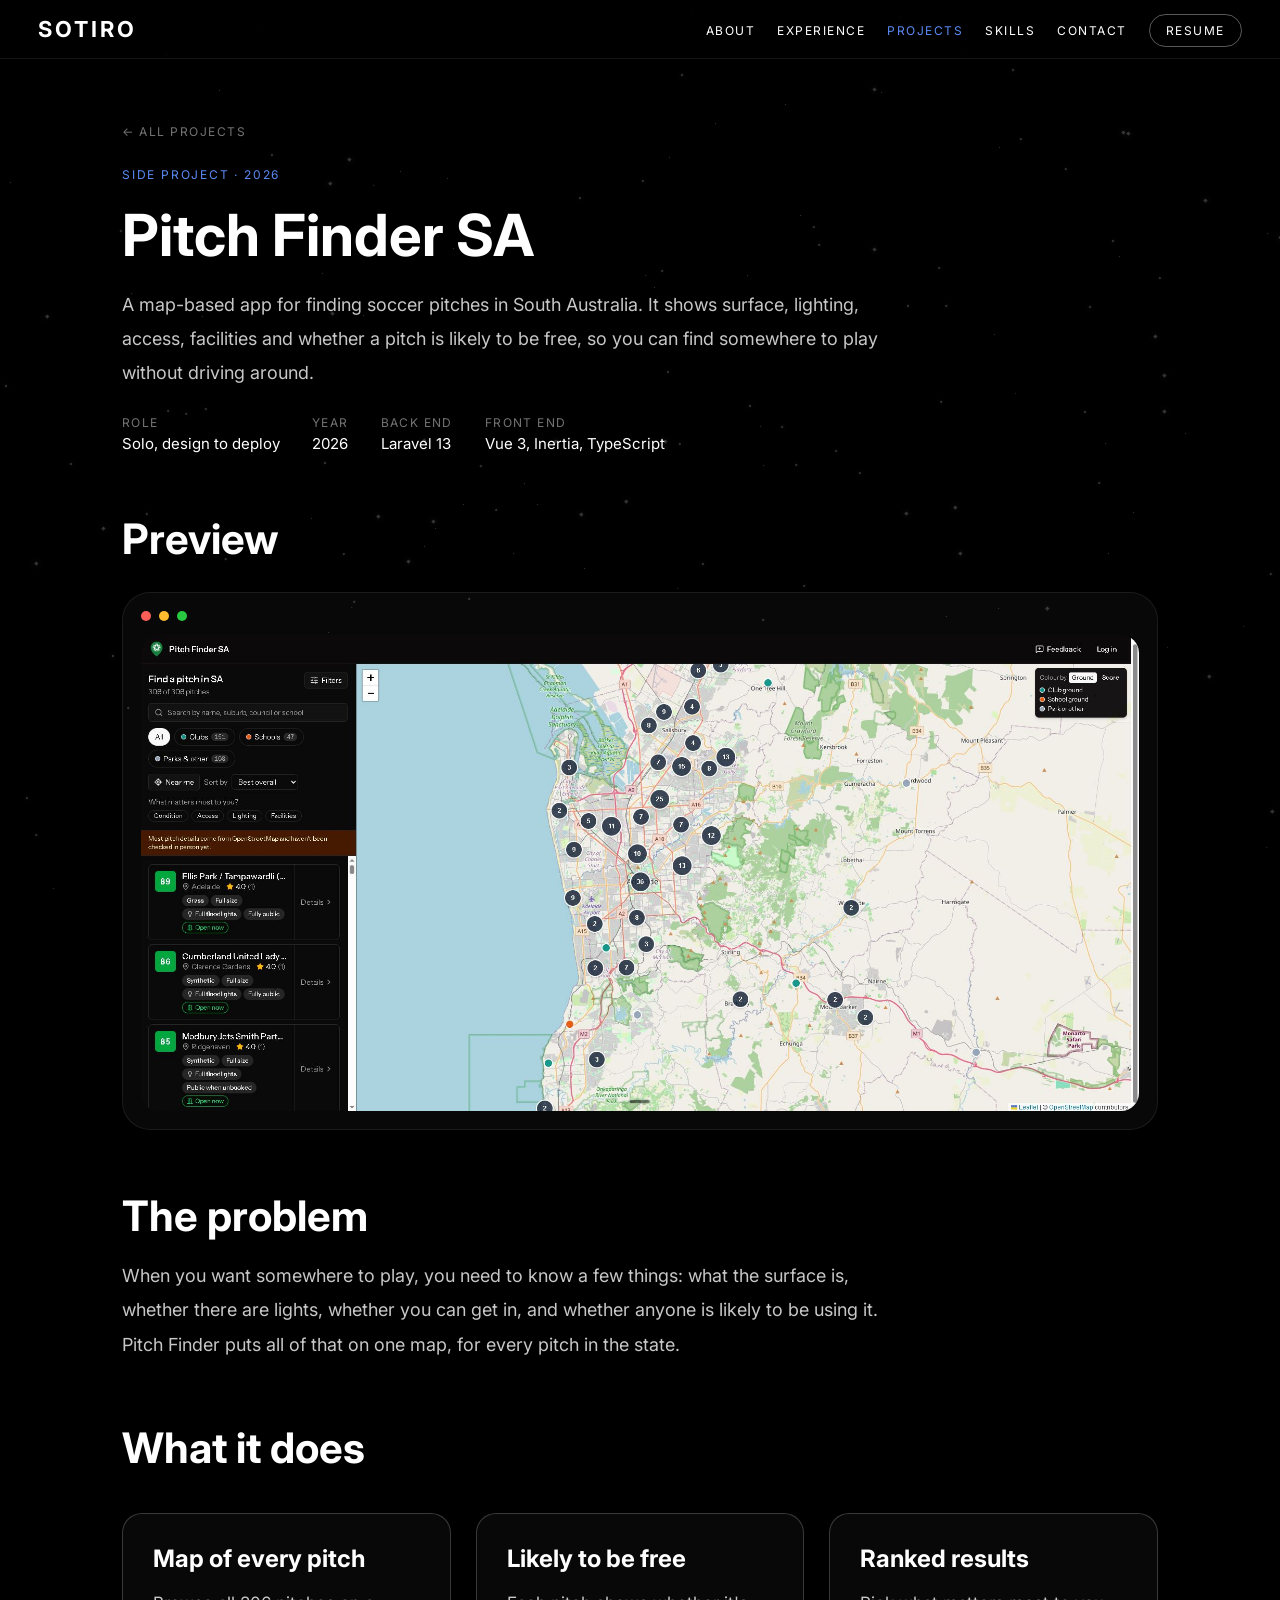
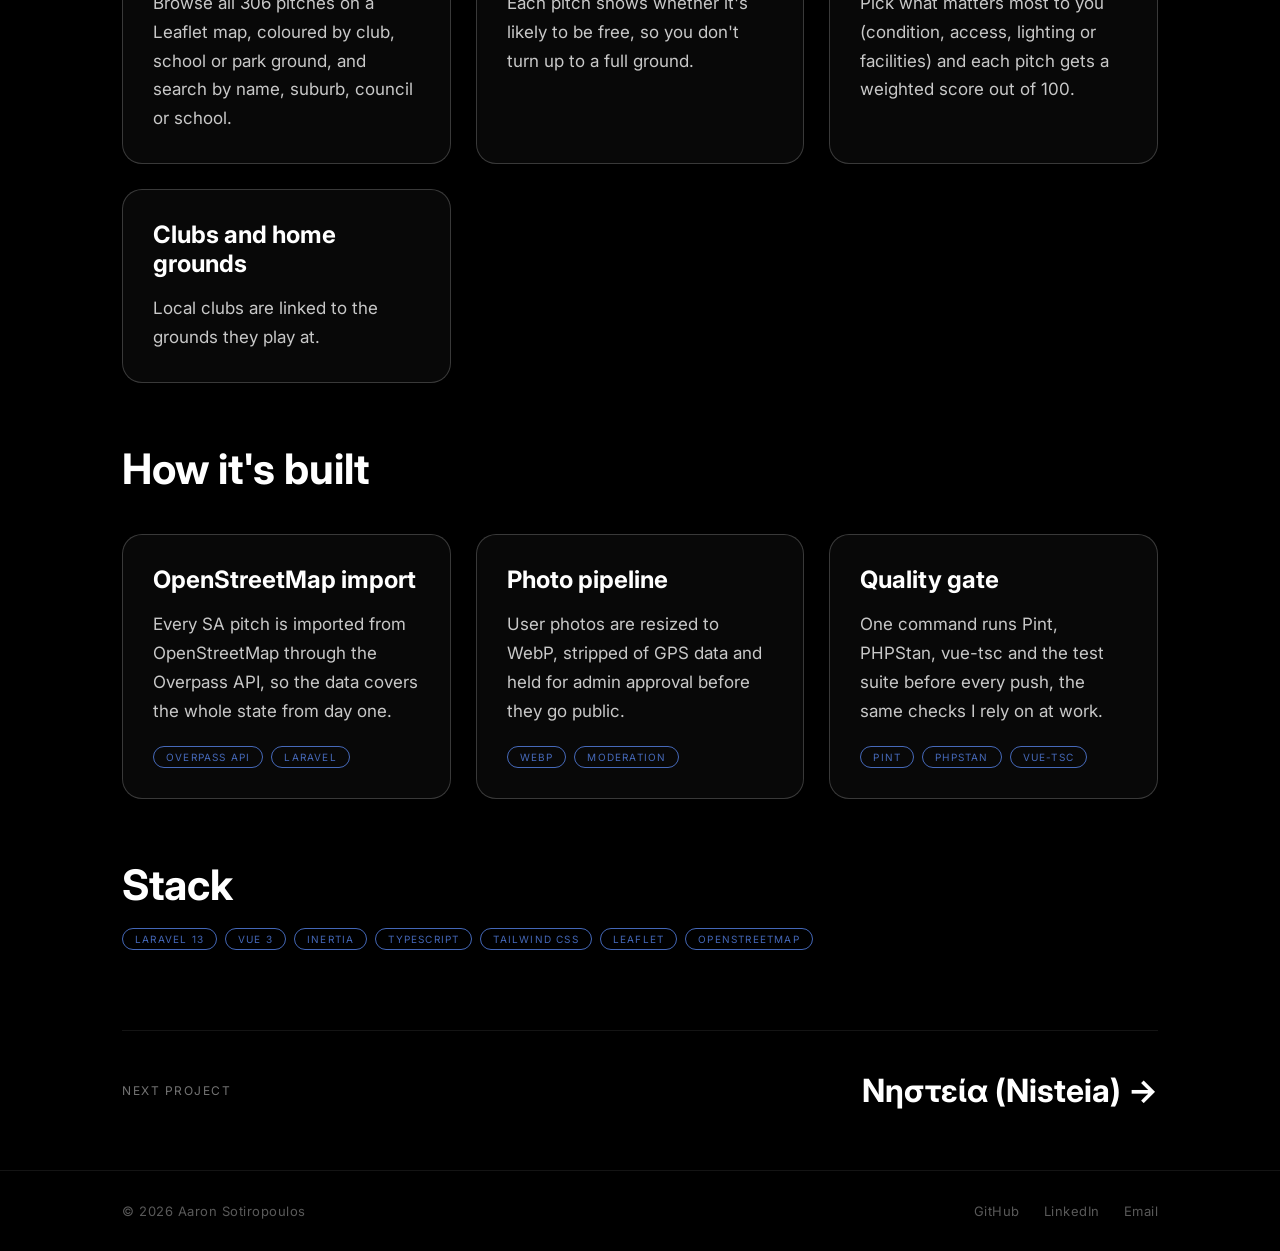
<file: pitch-finder.html>
<!doctype html>
<html lang="en">
  <head>
    <meta charset="UTF-8" />
    <meta name="viewport" content="width=device-width, initial-scale=1.0" />
    <title>Pitch Finder SA | Aaron Sotiropoulos</title>
    <meta
      name="description"
      content="Pitch Finder SA: a map-based Laravel and Vue app for finding soccer pitches in South Australia."
    />
    <link rel="icon" href="favicon.svg" type="image/svg+xml" />
    <link rel="stylesheet" href="style.css" />
  </head>
  <body>
    <div id="starfield"></div>

    <nav class="navbar">
      <div class="container nav-inner">
        <a href="index.html" class="logo">SOTIRO</a>

        <button class="hamburger" aria-label="Toggle menu" aria-expanded="false">
          <span></span>
          <span></span>
          <span></span>
        </button>

        <ul class="nav-links">
          <li><a href="index.html#about">About</a></li>
          <li><a href="index.html#experience">Experience</a></li>
          <li><a href="index.html#projects" class="active-link">Projects</a></li>
          <li><a href="index.html#skills">Skills</a></li>
          <li><a href="contact.html">Contact</a></li>
          <li>
            <a href="assets/Aaron_Sotiropoulos_Resume.pdf" class="nav-resume" target="_blank" rel="noopener">Resume</a>
          </li>
        </ul>
      </div>
    </nav>

    <main class="container">
      <header class="case-hero reveal">
        <a href="index.html#projects" class="back-link">← All projects</a>
        <p class="eyebrow">Side project · 2026</p>
        <h1>Pitch Finder SA</h1>
        <p class="lead">
          A map-based app for finding soccer pitches in South Australia. It shows
          surface, lighting, access, facilities and whether a pitch is likely to
          be free, so you can find somewhere to play without driving around.
        </p>

        <dl class="case-meta">
          <div><dt>Role</dt><dd>Solo, design to deploy</dd></div>
          <div><dt>Year</dt><dd>2026</dd></div>
          <div><dt>Back end</dt><dd>Laravel 13</dd></div>
          <div><dt>Front end</dt><dd>Vue 3, Inertia, TypeScript</dd></div>
        </dl>
      </header>

      <section class="case-section reveal">
        <h2>Preview</h2>
        <div class="case-body">
          <figure class="screenshot">
            <div class="screenshot-bar"><span></span><span></span><span></span></div>
            <img src="assets/pitch-finder.jpg" alt="Pitch Finder SA: a map of Adelaide with clustered pitch markers, and a sidebar of ranked pitches with scores, surface, floodlight and access tags" />
          </figure>
        </div>
      </section>

      <section class="case-section reveal">
        <h2>The problem</h2>
        <div class="case-body">
          <p>
            When you want somewhere to play, you need to know a few things: what
            the surface is, whether there are lights, whether you can get in, and
            whether anyone is likely to be using it. Pitch Finder puts all of
            that on one map, for every pitch in the state.
          </p>
        </div>
      </section>

      <section class="case-section reveal">
        <h2>What it does</h2>
        <div class="case-body">
          <div class="feature-grid">
            <div class="feature">
              <h3>Map of every pitch</h3>
              <p>
                Browse all 306 pitches on a Leaflet map, coloured by club, school
                or park ground, and search by name, suburb, council or school.
              </p>
            </div>
            <div class="feature">
              <h3>Likely to be free</h3>
              <p>
                Each pitch shows whether it's likely to be free, so you don't
                turn up to a full ground.
              </p>
            </div>
            <div class="feature">
              <h3>Ranked results</h3>
              <p>
                Pick what matters most to you (condition, access, lighting or
                facilities) and each pitch gets a weighted score out of 100.
              </p>
            </div>
            <div class="feature">
              <h3>Clubs and home grounds</h3>
              <p>
                Local clubs are linked to the grounds they play at.
              </p>
            </div>
          </div>
        </div>
      </section>

      <section class="case-section reveal">
        <h2>How it's built</h2>
        <div class="case-body">
          <div class="feature-grid">
            <div class="feature">
              <h3>OpenStreetMap import</h3>
              <p>
                Every SA pitch is imported from OpenStreetMap through the
                Overpass API, so the data covers the whole state from day one.
              </p>
              <ul class="chips"><li>Overpass API</li><li>Laravel</li></ul>
            </div>
            <div class="feature">
              <h3>Photo pipeline</h3>
              <p>
                User photos are resized to WebP, stripped of GPS data and held for
                admin approval before they go public.
              </p>
              <ul class="chips"><li>WebP</li><li>Moderation</li></ul>
            </div>
            <div class="feature">
              <h3>Quality gate</h3>
              <p>
                One command runs Pint, PHPStan, vue-tsc and the test suite before
                every push, the same checks I rely on at work.
              </p>
              <ul class="chips"><li>Pint</li><li>PHPStan</li><li>vue-tsc</li></ul>
            </div>
          </div>
        </div>
      </section>

      <section class="case-section reveal">
        <h2>Stack</h2>
        <div class="case-body">
          <ul class="chips">
            <li>Laravel 13</li>
            <li>Vue 3</li>
            <li>Inertia</li>
            <li>TypeScript</li>
            <li>Tailwind CSS</li>
            <li>Leaflet</li>
            <li>OpenStreetMap</li>
          </ul>
        </div>
      </section>

      <a href="nisteia.html" class="next-project">
        <span>Next project</span>
        <strong>Νηστεία (Nisteia) →</strong>
      </a>
    </main>

    <footer class="site-footer">
      <div class="container footer-inner">
        <span>&copy; <span data-year>2026</span> Aaron Sotiropoulos</span>
        <div class="footer-links">
          <a href="https://github.com/Sotiro1" target="_blank" rel="noopener">GitHub</a>
          <a href="https://www.linkedin.com/in/aaronsotiropoulos" target="_blank" rel="noopener">LinkedIn</a>
          <a href="mailto:aaronsot616@gmail.com">Email</a>
        </div>
      </div>
    </footer>

    <script src="script.js"></script>
  </body>
</html>
</file>
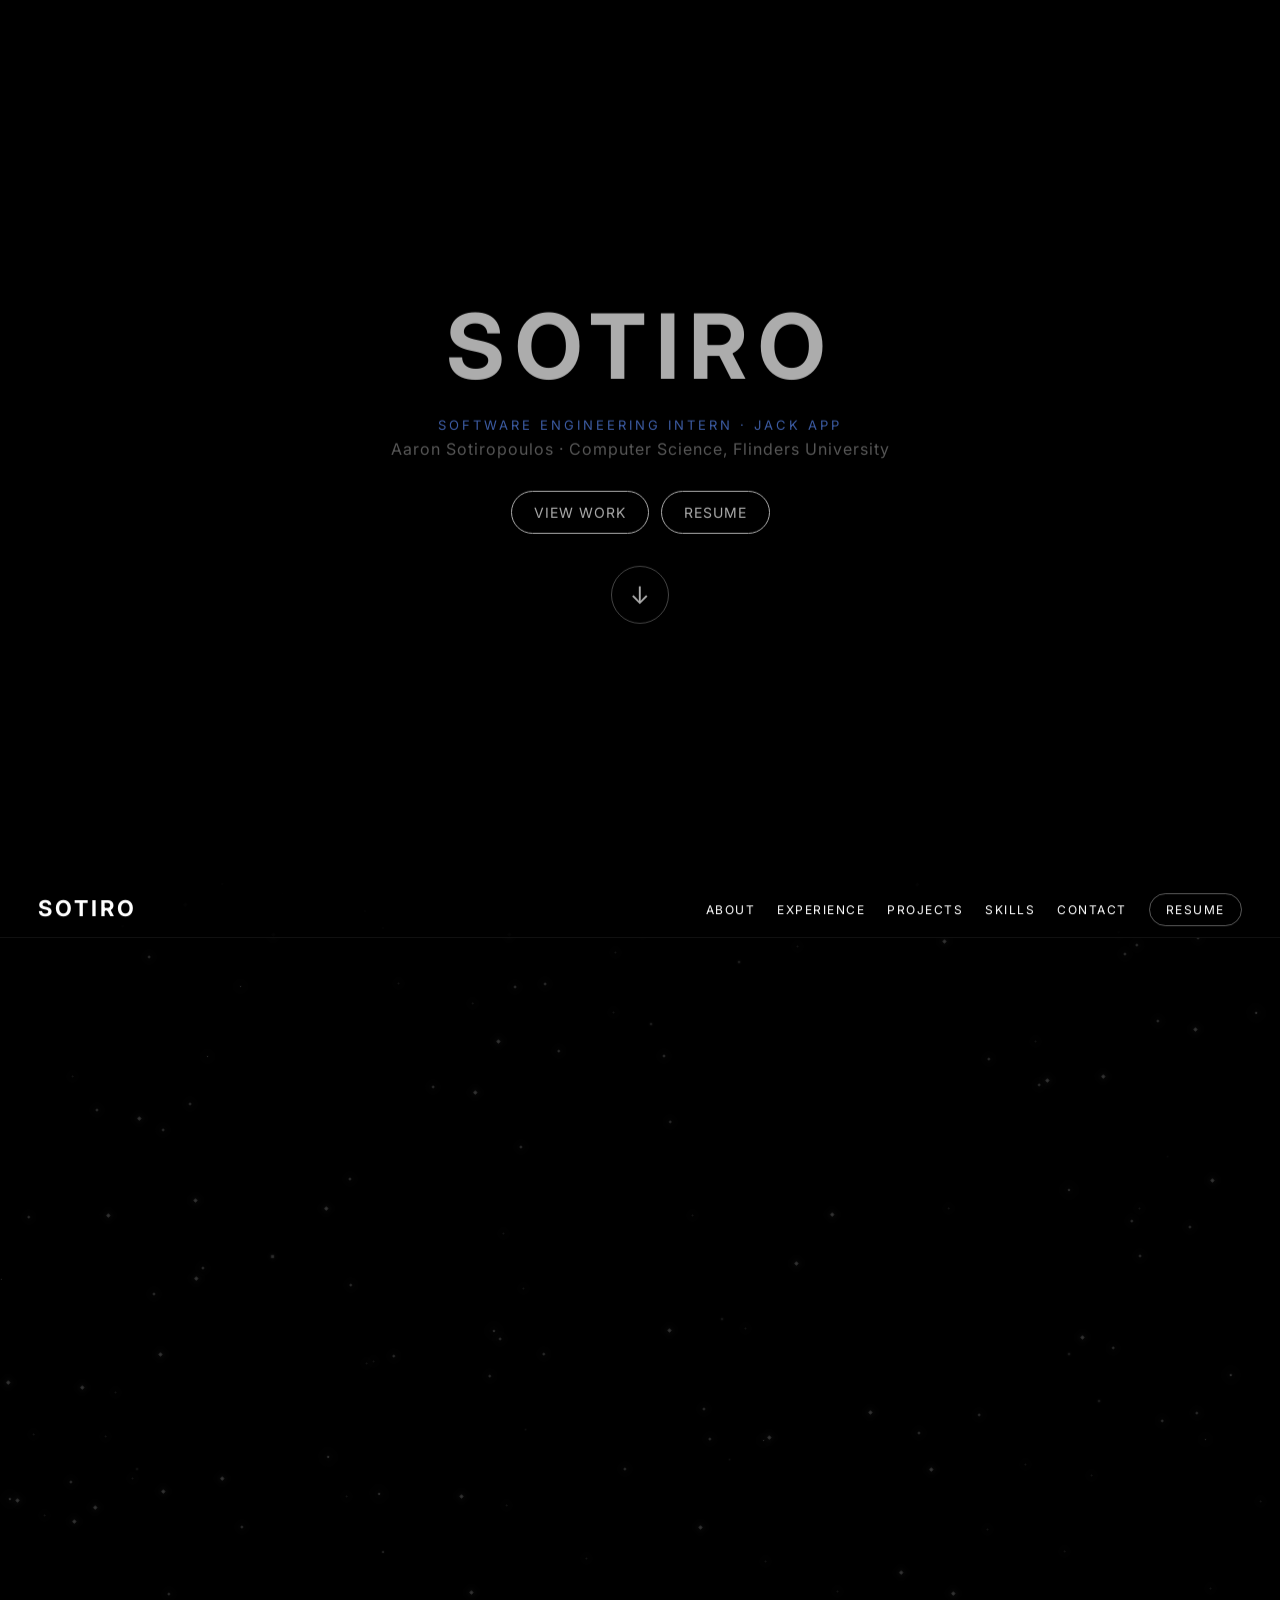
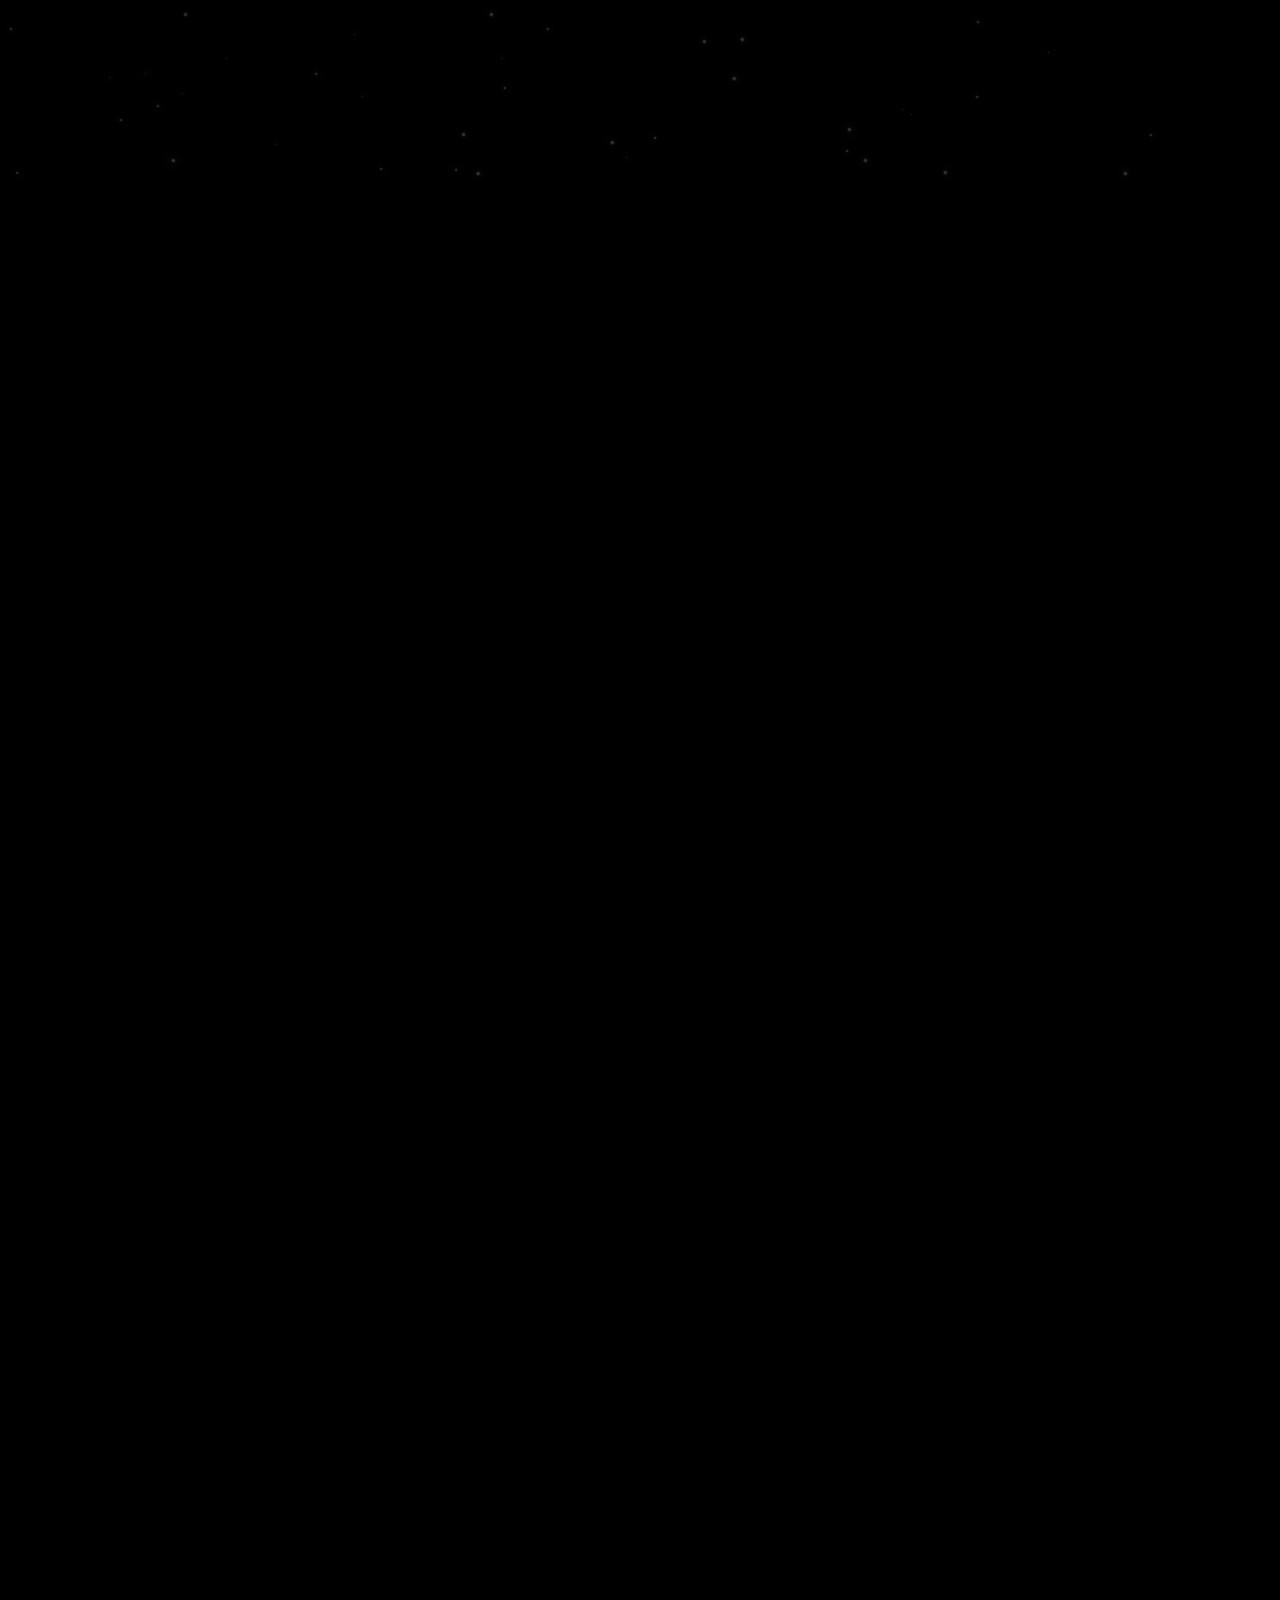
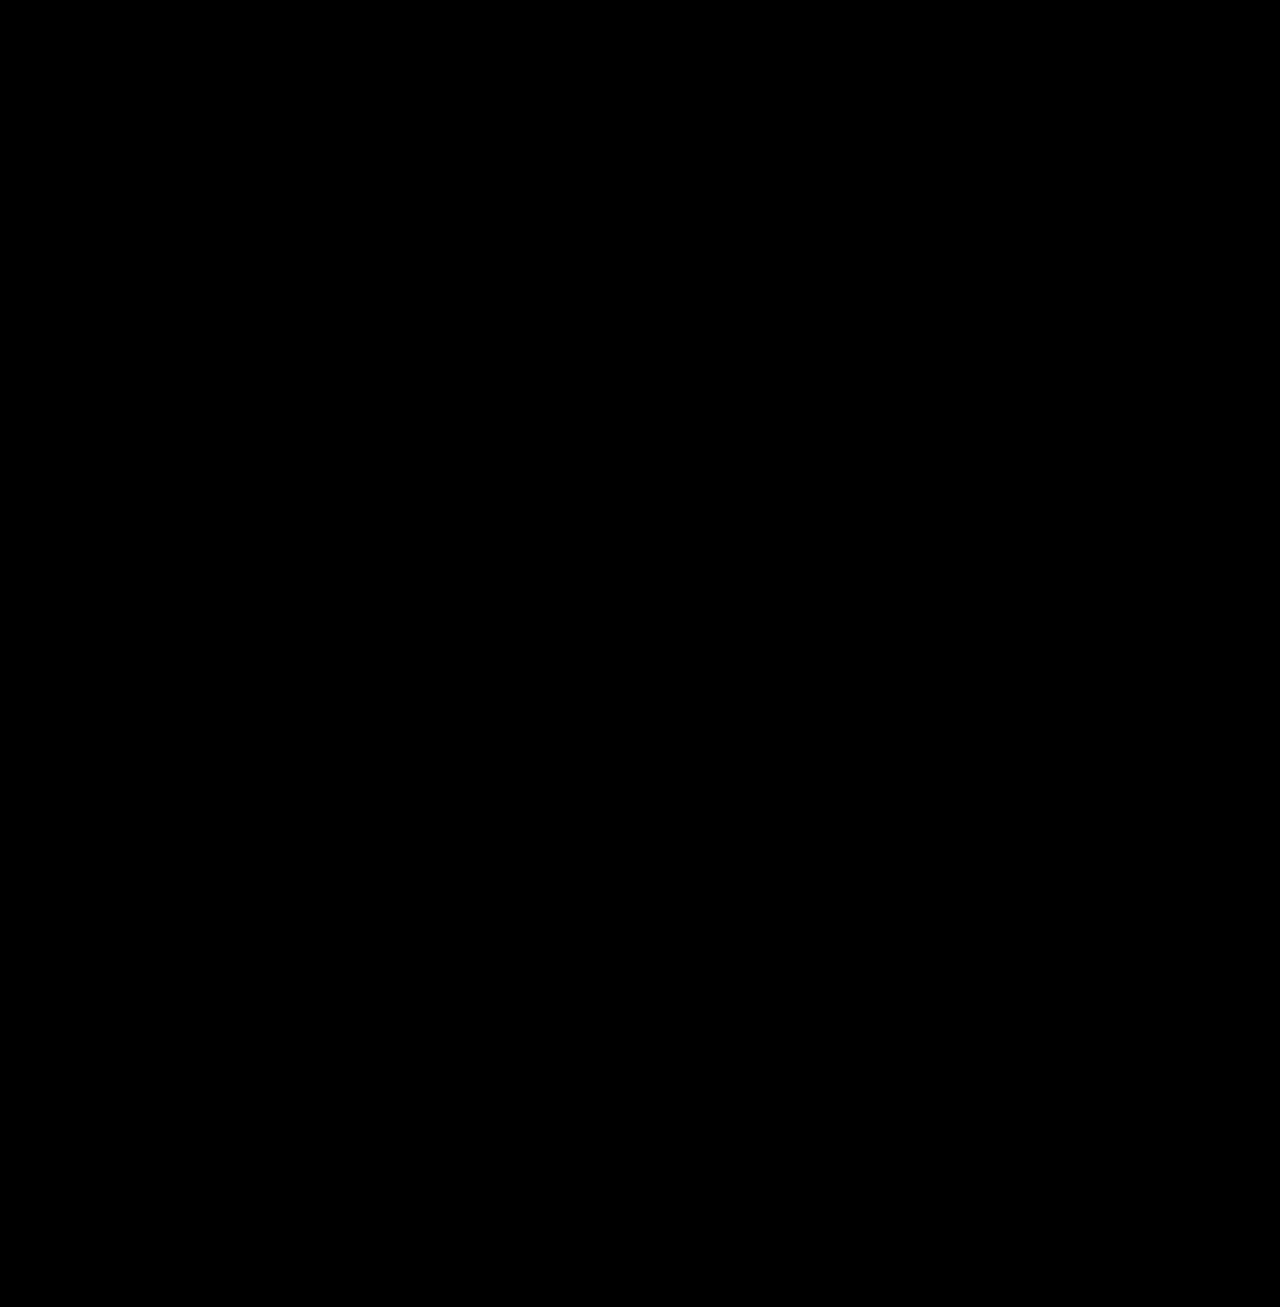
<file: profile.html>
<!doctype html>
<html lang="en">
  <head>
    <meta charset="UTF-8" />
    <title>Redirecting… | Aaron Sotiropoulos</title>
    <meta http-equiv="refresh" content="0; url=index.html#experience" />
    <link rel="canonical" href="index.html#experience" />
    <meta name="robots" content="noindex" />
  </head>
  <body>
    <p>This page has moved. <a href="index.html#experience">Go to my experience</a>.</p>
  </body>
</html>
</file>
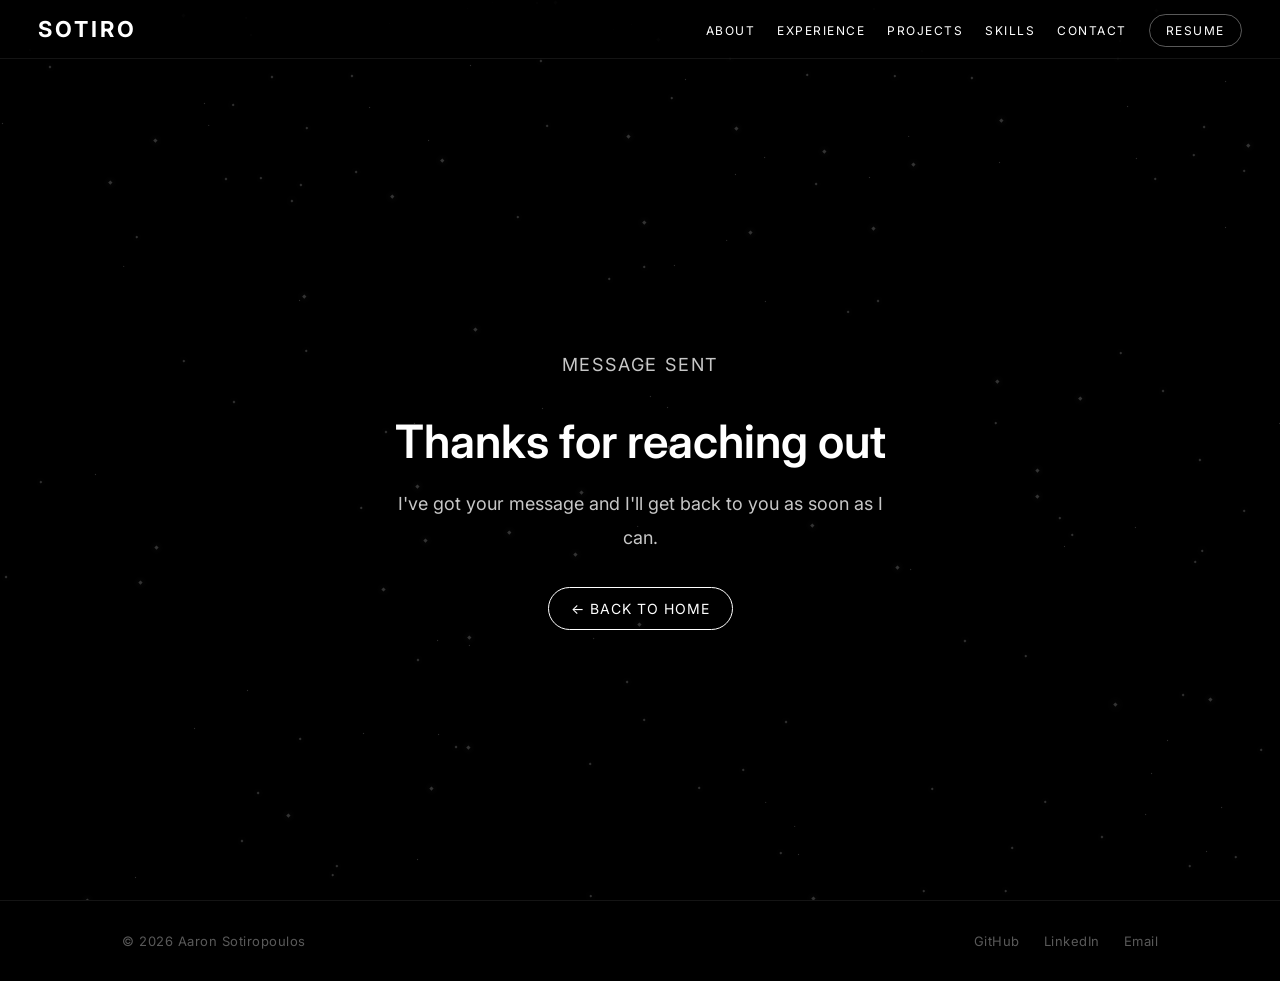
<file: thankyou.html>
<!doctype html>
<html lang="en">
  <head>
    <meta charset="UTF-8" />
    <meta name="viewport" content="width=device-width, initial-scale=1.0" />
    <title>Thanks | Aaron Sotiropoulos</title>
    <meta name="robots" content="noindex" />
    <link rel="icon" href="favicon.svg" type="image/svg+xml" />
    <link rel="stylesheet" href="style.css" />
  </head>
  <body>
    <div id="starfield"></div>

    <nav class="navbar">
      <div class="container nav-inner">
        <a href="index.html" class="logo">SOTIRO</a>

        <button class="hamburger" aria-label="Toggle menu" aria-expanded="false">
          <span></span>
          <span></span>
          <span></span>
        </button>

        <ul class="nav-links">
          <li><a href="index.html#about">About</a></li>
          <li><a href="index.html#experience">Experience</a></li>
          <li><a href="index.html#projects">Projects</a></li>
          <li><a href="index.html#skills">Skills</a></li>
          <li><a href="contact.html">Contact</a></li>
          <li>
            <a href="assets/Aaron_Sotiropoulos_Resume.pdf" class="nav-resume" target="_blank" rel="noopener">Resume</a>
          </li>
        </ul>
      </div>
    </nav>

    <main class="container thanks">
      <div class="reveal">
        <p class="eyebrow">Message sent</p>
        <h1>Thanks for reaching out</h1>
        <p>I've got your message and I'll get back to you as soon as I can.</p>
        <a href="index.html" class="btn">← Back to home</a>
      </div>
    </main>

    <footer class="site-footer">
      <div class="container footer-inner">
        <span>&copy; <span data-year>2026</span> Aaron Sotiropoulos</span>
        <div class="footer-links">
          <a href="https://github.com/Sotiro1" target="_blank" rel="noopener">GitHub</a>
          <a href="https://www.linkedin.com/in/aaronsotiropoulos" target="_blank" rel="noopener">LinkedIn</a>
          <a href="mailto:aaronsot616@gmail.com">Email</a>
        </div>
      </div>
    </footer>

    <script src="script.js"></script>
  </body>
</html>
</file>
<file: style.css>
@import url('https://fonts.googleapis.com/css2?family=Inter:ital,wght@0,300;0,400;0,500;0,600;0,700;1,400&display=swap');

/* =========================
   RESET / GLOBAL
========================= */
:root {
  --accent: #5B8AF5;
}

* {
  margin: 0;
  padding: 0;
  box-sizing: border-box;
  font-family: 'Inter', Arial, sans-serif;
}

html {
  scroll-behavior: smooth;
  scroll-padding-top: 80px;
}

body {
  background-color: #000;
  color: #fff;
  -webkit-font-smoothing: antialiased;
  text-rendering: optimizeLegibility;
  overflow-x: hidden;
}

a {
  color: inherit;
}

img {
  max-width: 100%;
  display: block;
}

:focus-visible {
  outline: 2px solid var(--accent);
  outline-offset: 3px;
}

.container {
  width: min(100%, 1100px);
  margin: 0 auto;
  padding-inline: clamp(16px, 3vw, 32px);
}

/* =========================
   NAVBAR
========================= */
.navbar {
  position: fixed;
  top: 0;
  left: 0;
  width: 100%;
  background-color: rgba(0, 0, 0, 0.92);
  border-bottom: 1px solid rgba(255, 255, 255, 0.08);
  z-index: 1000;
  transition: transform 0.35s ease;
}

.navbar.hidden {
  transform: translateY(-100%);
}

.nav-inner {
  display: flex;
  justify-content: space-between;
  align-items: center;
  padding-block: 16px;
  width: 100%;
  max-width: none;
  padding-inline: clamp(16px, 3vw, 40px);
}

.logo {
  font-size: clamp(18px, 2vw, 22px);
  font-weight: bold;
  letter-spacing: 3px;
  color: #fff;
  text-decoration: none;
}

.nav-links {
  list-style: none;
  display: flex;
  align-items: center;
  gap: clamp(12px, 2vw, 22px);
}

.nav-links a {
  text-decoration: none;
  color: #fff;
  padding: 8px 0;
  font-size: 12px;
  text-transform: uppercase;
  letter-spacing: 1.5px;
  transition: opacity 0.3s ease, color 0.3s ease;
}

.nav-links a:hover {
  opacity: 0.55;
}

.nav-links a.active-link {
  color: var(--accent);
  opacity: 1;
}

.nav-links .nav-resume {
  border: 1px solid rgba(255, 255, 255, 0.35);
  border-radius: 999px;
  padding: 8px 16px;
}

.nav-links .nav-resume:hover {
  opacity: 1;
  background: #fff;
  color: #000;
}

/* =========================
   HAMBURGER MENU
========================= */
.hamburger {
  display: none;
  flex-direction: column;
  justify-content: center;
  gap: 5px;
  background: none;
  border: none;
  cursor: pointer;
  padding: 4px;
  z-index: 1100;
}

.hamburger span {
  display: block;
  width: 22px;
  height: 2px;
  background: #fff;
  border-radius: 2px;
  transition: all 0.3s ease;
}

.hamburger.open span:nth-child(1) {
  transform: translateY(7px) rotate(45deg);
}

.hamburger.open span:nth-child(2) {
  opacity: 0;
}

.hamburger.open span:nth-child(3) {
  transform: translateY(-7px) rotate(-45deg);
}

/* =========================
   BUTTONS / TAGS
========================= */
.btn {
  display: inline-block;
  padding: 12px 22px;
  border: 1px solid #fff;
  border-radius: 999px;
  background: transparent;
  color: #fff;
  text-decoration: none;
  font-size: 14px;
  text-transform: uppercase;
  letter-spacing: 1px;
  cursor: pointer;
  transition: 0.3s ease;
}

.btn:hover {
  background-color: #fff;
  color: #000;
}

.btn-primary {
  background: #fff;
  color: #000;
}

.btn-primary:hover {
  background: transparent;
  color: #fff;
}

.chips {
  display: flex;
  gap: 8px;
  flex-wrap: wrap;
  list-style: none;
}

.chips li {
  font-size: 10px;
  text-transform: uppercase;
  letter-spacing: 1.2px;
  color: var(--accent);
  border: 1px solid var(--accent);
  border-radius: 999px;
  padding: 4px 12px;
  opacity: 0.75;
}

.text-link {
  display: inline-block;
  padding: 12px 22px;
  border: 1px solid #fff;
  border-radius: 999px;
  color: #fff;
  text-decoration: none;
  font-size: 14px;
  text-transform: uppercase;
  letter-spacing: 1px;
  transition: 0.3s ease;
}

.text-link:hover {
  background-color: #fff;
  color: #000;
}

.eyebrow {
  font-size: 12px;
  text-transform: uppercase;
  letter-spacing: 1.8px;
  color: var(--accent);
  margin-bottom: 18px;
}

/* =========================
   HERO
========================= */
.hero {
  min-height: 100vh;
  display: flex;
  justify-content: center;
  align-items: center;
  text-align: center;
  padding: 20px;
}

.hero-content h1 {
  font-size: clamp(42px, 10vw, 90px);
  font-weight: 700;
  letter-spacing: clamp(4px, 1vw, 10px);
}

.hero-role {
  font-size: clamp(11px, 1.2vw, 13px);
  text-transform: uppercase;
  letter-spacing: 3px;
  color: var(--accent);
  margin-top: 16px;
  margin-bottom: 6px;
}

.hero-sub {
  font-size: clamp(13px, 1.5vw, 16px);
  letter-spacing: 1px;
  color: rgba(255, 255, 255, 0.5);
}

.hero-actions {
  display: flex;
  flex-wrap: wrap;
  justify-content: center;
  gap: 12px;
  margin-top: 32px;
}

.scroll-circle {
  display: inline-flex;
  justify-content: center;
  align-items: center;
  width: 58px;
  height: 58px;
  margin-top: 32px;
  border: 1px solid rgba(255, 255, 255, 0.4);
  border-radius: 50%;
  color: #fff;
  text-decoration: none;
  font-size: 24px;
  transition: all 0.3s ease;
}

.scroll-circle:hover {
  border-color: #fff;
  background: #fff;
  color: #000;
}

/* =========================
   GENERAL SECTIONS
========================= */
.section {
  padding-block: clamp(80px, 10vh, 120px);
}

.section-head {
  margin-bottom: 40px;
}

.section-head h2 {
  font-size: clamp(28px, 4vw, 42px);
  margin-bottom: 20px;
}

.section-head p {
  font-size: clamp(15px, 1.8vw, 18px);
  line-height: 1.9;
  max-width: 760px;
  color: rgba(255, 255, 255, 0.78);
}

/* =========================
   ABOUT
========================= */
.about-grid {
  display: grid;
  grid-template-columns: 1.5fr 1fr;
  gap: clamp(40px, 8vw, 100px);
  align-items: start;
}

.about-copy p {
  font-size: clamp(16px, 1.8vw, 19px);
  line-height: 1.9;
  color: rgba(255, 255, 255, 0.82);
}

.about-copy p + p {
  margin-top: 18px;
}

.about-copy strong {
  color: #fff;
  font-weight: 600;
}

.facts {
  list-style: none;
}

.facts li {
  padding: 0 0 16px;
  margin-bottom: 16px;
  border-bottom: 1px solid rgba(255, 255, 255, 0.08);
}

.facts li:last-child {
  border-bottom: none;
  margin-bottom: 0;
}

.facts span {
  display: block;
}

.facts span:first-child {
  font-size: 12px;
  letter-spacing: 1.5px;
  text-transform: uppercase;
  color: rgba(255, 255, 255, 0.45);
  margin-bottom: 6px;
}

.facts span:last-child {
  font-size: 17px;
}

/* =========================
   EXPERIENCE TIMELINE
========================= */
.timeline {
  list-style: none;
  display: flex;
  flex-direction: column;
  gap: 48px;
}

.job {
  position: relative;
  padding-left: 46px;
  opacity: 0.85;
  transition: opacity 0.3s ease, transform 0.3s ease;
}

.job:hover {
  opacity: 1;
  transform: translateX(4px);
}

.job::before {
  content: "";
  position: absolute;
  left: 0;
  top: 10px;
  width: 10px;
  height: 10px;
  border-radius: 50%;
  background: var(--accent);
}

.job:not(:last-child)::after {
  content: "";
  position: absolute;
  left: 4.5px;
  top: 28px;
  width: 1px;
  height: calc(100% + 30px);
  background: rgba(255, 255, 255, 0.14);
}

.job-head {
  display: flex;
  justify-content: space-between;
  align-items: baseline;
  flex-wrap: wrap;
  gap: 6px 20px;
}

.job-head h3 {
  font-size: clamp(22px, 2.4vw, 28px);
  font-weight: 600;
}

.job-head h3 span {
  color: rgba(255, 255, 255, 0.55);
  font-weight: 400;
}

.job-date {
  font-size: 12px;
  letter-spacing: 1.5px;
  text-transform: uppercase;
  color: rgba(255, 255, 255, 0.45);
}

.job-sub {
  font-size: 14px;
  color: rgba(255, 255, 255, 0.5);
  margin-top: 6px;
}

.job .chips {
  margin-top: 16px;
}

.job ul.points {
  margin-top: 18px;
  padding-left: 18px;
  font-size: clamp(15px, 1.7vw, 17px);
  line-height: 1.8;
  color: rgba(255, 255, 255, 0.78);
}

.job ul.points li + li {
  margin-top: 8px;
}

.job-stat {
  margin-top: 18px;
  font-size: 13px;
  text-transform: uppercase;
  letter-spacing: 1.4px;
  color: rgba(255, 255, 255, 0.5);
}

.job-stat strong {
  font-size: 22px;
  color: var(--accent);
  margin-right: 6px;
}

.job .text-link {
  margin-top: 20px;
}

/* =========================
   PROJECTS
========================= */
.projects {
  display: grid;
  grid-template-columns: repeat(auto-fit, minmax(280px, 1fr));
  gap: 25px;
}

.card {
  display: flex;
  flex-direction: column;
  border: 1px solid rgba(255, 255, 255, 0.35);
  padding: 30px;
  border-radius: 20px;
  background: rgba(255, 255, 255, 0.05);
  transition: transform 0.3s ease, border-color 0.3s ease, background 0.3s ease;
}

.card:hover {
  transform: translateY(-8px);
  border-color: rgba(255, 255, 255, 0.5);
  background: rgba(255, 255, 255, 0.06);
}

.card.featured {
  grid-column: 1 / -1;
  display: grid;
  grid-template-columns: 1.2fr 1fr;
  gap: 36px;
}

.card-top {
  display: flex;
  justify-content: space-between;
  align-items: center;
  gap: 12px;
  margin-bottom: 16px;
}

.card-kind {
  font-size: 10px;
  text-transform: uppercase;
  letter-spacing: 1.2px;
  color: var(--accent);
  border: 1px solid var(--accent);
  border-radius: 999px;
  padding: 4px 12px;
  opacity: 0.75;
}

.card-year {
  font-size: 12px;
  letter-spacing: 1.5px;
  color: rgba(255, 255, 255, 0.45);
}

.card h3 {
  font-size: 26px;
  margin-bottom: 16px;
}

.card.featured h3 {
  font-size: clamp(26px, 3vw, 38px);
}

.card p {
  font-size: 17px;
  line-height: 1.7;
  color: rgba(255, 255, 255, 0.78);
}

.card .chips {
  margin-top: 20px;
}

.card-links {
  display: flex;
  flex-wrap: wrap;
  gap: 12px;
  margin-top: auto;
  padding-top: 24px;
}

.card-highlights {
  list-style: none;
  display: flex;
  flex-direction: column;
  align-self: center;
}

.card-highlights li {
  font-size: 15px;
  line-height: 1.7;
  color: rgba(255, 255, 255, 0.7);
  padding: 0 0 16px;
  margin-bottom: 16px;
  border-bottom: 1px solid rgba(255, 255, 255, 0.08);
}

.card-highlights li:last-child {
  border-bottom: none;
  margin-bottom: 0;
}

.card-highlights strong {
  display: block;
  color: #fff;
  font-weight: 600;
  margin-bottom: 4px;
}

/* =========================
   SKILLS
========================= */
.skills {
  display: grid;
  grid-template-columns: repeat(auto-fit, minmax(300px, 1fr));
  gap: 32px 40px;
}

.skill-group h3 {
  font-size: 24px;
  margin-bottom: 14px;
  font-weight: 600;
}

.skill-group .chips {
  gap: 12px;
}

.skill-group .chips li {
  font-size: 14px;
  text-transform: none;
  letter-spacing: 0;
  color: rgba(255, 255, 255, 0.88);
  border: 1px solid rgba(255, 255, 255, 0.14);
  background: rgba(255, 255, 255, 0.02);
  padding: 12px 16px;
  opacity: 1;
}

/* =========================
   EDUCATION
========================= */
.edu-head {
  display: flex;
  justify-content: space-between;
  align-items: baseline;
  flex-wrap: wrap;
  gap: 6px 20px;
}

.edu-head h3 {
  font-size: clamp(22px, 2.4vw, 30px);
  font-weight: 600;
}

.edu-sub {
  font-size: clamp(15px, 1.8vw, 18px);
  color: rgba(255, 255, 255, 0.78);
  margin-top: 8px;
}

.subjects {
  list-style: none;
  display: flex;
  flex-wrap: wrap;
  gap: 12px;
  margin-top: 28px;
}

.subjects li {
  display: inline-flex;
  align-items: center;
  gap: 10px;
  border: 1px solid rgba(255, 255, 255, 0.14);
  border-radius: 999px;
  padding: 12px 16px;
  font-size: 14px;
  color: rgba(255, 255, 255, 0.88);
  background: rgba(255, 255, 255, 0.02);
}

.grade {
  font-size: 10px;
  letter-spacing: 1.2px;
  color: rgba(255, 255, 255, 0.6);
  border: 1px solid rgba(255, 255, 255, 0.3);
  border-radius: 999px;
  padding: 2px 8px;
}

.grade.hd {
  color: var(--accent);
  border-color: var(--accent);
}

.grade-key {
  margin-top: 18px;
  font-size: 12px;
  letter-spacing: 1.5px;
  text-transform: uppercase;
  color: rgba(255, 255, 255, 0.45);
}

/* =========================
   HOME CONTACT CTA
========================= */
.cta h2 {
  font-size: clamp(28px, 4vw, 42px);
  margin-bottom: 20px;
}

.cta p {
  font-size: clamp(15px, 1.8vw, 18px);
  line-height: 1.9;
  max-width: 760px;
  color: rgba(255, 255, 255, 0.78);
}

.cta-email {
  display: inline-block;
  margin-top: 12px;
  font-size: clamp(16px, 2vw, 20px);
  color: #fff;
  text-decoration: none;
  border-bottom: 1px solid rgba(255, 255, 255, 0.35);
  padding-bottom: 4px;
  transition: border-color 0.3s ease;
}

.cta-email:hover {
  border-color: #fff;
}

.cta .hero-actions {
  justify-content: flex-start;
  margin-top: 28px;
}

/* =========================
   PROJECT PAGES
========================= */
.case-hero {
  padding: 120px 0 0;
  max-width: 760px;
}

.back-link {
  display: inline-flex;
  font-size: 12px;
  text-transform: uppercase;
  letter-spacing: 1.5px;
  color: rgba(255, 255, 255, 0.45);
  text-decoration: none;
  margin-bottom: 28px;
  transition: color 0.2s ease;
}

.back-link:hover {
  color: #fff;
}

.case-hero h1 {
  font-size: clamp(34px, 5vw, 58px);
  margin-bottom: 18px;
}

.case-hero .lead {
  font-size: clamp(16px, 1.8vw, 18px);
  line-height: 1.9;
  color: rgba(255, 255, 255, 0.78);
}

.case-hero .hero-actions {
  justify-content: flex-start;
  margin-top: 24px;
}

.case-meta {
  display: flex;
  flex-wrap: wrap;
  gap: 12px 32px;
  margin-top: 24px;
}

.case-meta dt {
  font-size: 12px;
  text-transform: uppercase;
  letter-spacing: 1.4px;
  color: rgba(255, 255, 255, 0.45);
  margin-bottom: 4px;
}

.case-meta dd {
  font-size: 15px;
}

.case-section {
  margin-top: 60px;
}

.case-section > h2 {
  font-size: clamp(28px, 4vw, 42px);
  margin-bottom: 18px;
}

.case-body > p {
  max-width: 760px;
  font-size: clamp(16px, 1.8vw, 18px);
  line-height: 1.9;
  color: rgba(255, 255, 255, 0.78);
}

.case-body > p + p {
  margin-top: 16px;
}

.case-body > p strong {
  color: #fff;
}

.feature-grid {
  display: grid;
  grid-template-columns: repeat(auto-fit, minmax(280px, 1fr));
  gap: 25px;
  margin-top: 40px;
}

.feature {
  border: 1px solid rgba(255, 255, 255, 0.2);
  padding: 30px;
  border-radius: 20px;
  background: rgba(255, 255, 255, 0.03);
  transition: transform 0.3s ease, border-color 0.3s ease, background 0.3s ease;
}

.feature:hover {
  transform: translateY(-8px);
  border-color: rgba(255, 255, 255, 0.5);
  background: rgba(255, 255, 255, 0.06);
}

.feature h3 {
  font-size: 24px;
  margin-bottom: 16px;
}

.feature p {
  font-size: 17px;
  line-height: 1.7;
  color: rgba(255, 255, 255, 0.78);
}

.feature .chips {
  margin-top: 20px;
}

.case-body > .chips {
  margin-top: 8px;
}

.screenshot {
  width: 100%;
  padding: 18px;
  border-radius: 28px;
  background: rgba(255, 255, 255, 0.03);
  border: 1px solid rgba(255, 255, 255, 0.08);
  overflow: hidden;
  margin-top: 28px;
}

.screenshot-bar {
  display: flex;
  gap: 8px;
  padding: 0 0 14px;
}

.screenshot-bar span {
  width: 10px;
  height: 10px;
  border-radius: 50%;
}

.screenshot-bar span:nth-child(1) {
  background: #ff5f57;
}

.screenshot-bar span:nth-child(2) {
  background: #febc2e;
}

.screenshot-bar span:nth-child(3) {
  background: #28c840;
}

.screenshot img {
  width: 100%;
  border-radius: 18px;
}

.next-project {
  display: flex;
  justify-content: space-between;
  align-items: center;
  gap: 16px;
  margin-top: 80px;
  padding: 40px 0 60px;
  border-top: 1px solid rgba(255, 255, 255, 0.08);
  text-decoration: none;
}

.next-project span {
  font-size: 12px;
  text-transform: uppercase;
  letter-spacing: 1.5px;
  color: rgba(255, 255, 255, 0.45);
}

.next-project strong {
  font-size: clamp(22px, 3vw, 32px);
  transition: color 0.3s ease;
}

.next-project:hover strong {
  color: var(--accent);
}

/* =========================
   CONTACT PAGE
========================= */
.contact-page {
  min-height: 100vh;
  padding: 120px 0 60px;
  display: flex;
  align-items: center;
}

.contact-grid {
  display: grid;
  grid-template-columns: minmax(280px, 0.9fr) minmax(320px, 1.1fr);
  gap: clamp(40px, 6vw, 100px);
  align-items: center;
}

.contact-intro h1 {
  font-size: clamp(48px, 6vw, 72px);
  font-weight: 700;
  letter-spacing: 1px;
  margin-bottom: 20px;
}

.contact-intro > p {
  font-size: clamp(15px, 1.8vw, 17px);
  line-height: 1.8;
  color: rgba(255, 255, 255, 0.7);
}

.contact-list {
  list-style: none;
  margin-top: 28px;
  max-width: 400px;
}

.contact-list a {
  display: flex;
  justify-content: space-between;
  gap: 16px;
  color: #fff;
  text-decoration: none;
  padding: 18px 0;
  border-bottom: 1px solid rgba(255, 255, 255, 0.12);
  font-size: 16px;
  letter-spacing: 0.5px;
  transition: opacity 0.3s ease, padding-left 0.3s ease;
}

.contact-list a:hover {
  opacity: 0.6;
  padding-left: 6px;
}

.contact-list span:last-child {
  color: rgba(255, 255, 255, 0.5);
  font-size: 14px;
  text-align: right;
  word-break: break-all;
}

.contact-form {
  display: flex;
  flex-direction: column;
  gap: 18px;
  width: 100%;
}

.form-row {
  display: grid;
  grid-template-columns: 1fr 1fr;
  gap: 18px;
}

.form-group {
  display: flex;
  flex-direction: column;
  gap: 10px;
}

.form-group label {
  font-size: 12px;
  text-transform: uppercase;
  letter-spacing: 1.2px;
  color: rgba(255, 255, 255, 0.65);
}

.form-group input,
.form-group textarea {
  width: 100%;
  background: rgba(255, 255, 255, 0.02);
  border: 1px solid rgba(255, 255, 255, 0.14);
  color: #fff;
  padding: 16px 18px;
  font-size: 15px;
  outline: none;
  border-radius: 18px;
  transition: border-color 0.3s ease, background 0.3s ease;
}

.form-group input:focus,
.form-group textarea:focus {
  border-color: rgba(255, 255, 255, 0.35);
  background: rgba(255, 255, 255, 0.04);
}

.form-group input::placeholder,
.form-group textarea::placeholder {
  color: rgba(255, 255, 255, 0.32);
}

.form-group textarea {
  resize: none;
  min-height: 150px;
}

.form-status {
  font-size: 14px;
  color: #ff8a8a;
  min-height: 1em;
}

.contact-form .btn {
  width: fit-content;
  padding: 16px 28px;
  font-size: 13px;
  letter-spacing: 1.4px;
}

.contact-form .btn:disabled {
  opacity: 0.6;
  cursor: wait;
}

.hidden-field {
  display: none;
}

/* =========================
   THANK YOU
========================= */
.thanks {
  min-height: 100vh;
  padding: 120px 0 60px;
  display: flex;
  align-items: center;
  justify-content: center;
  text-align: center;
}

.thanks h1 {
  font-size: clamp(28px, 4vw, 46px);
  line-height: 1.2;
  font-weight: 600;
}

.thanks p {
  font-size: clamp(16px, 1.8vw, 18px);
  line-height: 1.9;
  color: rgba(255, 255, 255, 0.78);
  margin: 18px auto 32px;
  max-width: 520px;
}

/* =========================
   FOOTER
========================= */
.site-footer {
  border-top: 1px solid rgba(255, 255, 255, 0.08);
  padding: 32px 0;
}

.footer-inner {
  display: flex;
  align-items: center;
  justify-content: space-between;
  flex-wrap: wrap;
  gap: 16px;
  font-size: 13px;
  color: rgba(255, 255, 255, 0.35);
  letter-spacing: 0.5px;
}

.footer-links {
  display: flex;
  gap: 24px;
}

.footer-links a {
  color: rgba(255, 255, 255, 0.35);
  text-decoration: none;
  transition: color 0.2s ease;
}

.footer-links a:hover {
  color: #fff;
}

/* =========================
   BACK TO TOP BUTTON
========================= */
.back-to-top {
  position: fixed;
  bottom: 32px;
  right: 32px;
  width: 44px;
  height: 44px;
  border-radius: 50%;
  border: 1px solid rgba(255, 255, 255, 0.2);
  background: rgba(0, 0, 0, 0.85);
  color: #fff;
  font-size: 18px;
  cursor: pointer;
  opacity: 0;
  pointer-events: none;
  transform: translateY(12px);
  transition: opacity 0.3s ease, transform 0.3s ease, border-color 0.3s ease, color 0.3s ease;
  z-index: 999;
  display: flex;
  align-items: center;
  justify-content: center;
  backdrop-filter: blur(6px);
}

.back-to-top.visible {
  opacity: 1;
  pointer-events: auto;
  transform: translateY(0);
}

.back-to-top:hover {
  border-color: var(--accent);
  color: var(--accent);
}

/* =========================
   LIVE STARFIELD
========================= */
#starfield {
  position: fixed;
  inset: 0;
  z-index: 0;
  pointer-events: none;
  overflow: hidden;
}

.star {
  position: absolute;
  background: white;
  opacity: 0.2;
  transform: rotate(45deg);
  animation-name: twinkleStar;
  animation-timing-function: ease-in-out;
  animation-iteration-count: infinite;
  box-shadow: 0 0 6px rgba(255, 255, 255, 0.7);
}

body > *:not(#starfield):not(.navbar):not(.back-to-top) {
  position: relative;
  z-index: 1;
}

@keyframes twinkleStar {
  0%, 100% {
    opacity: var(--min-opacity);
    transform: scale(1);
  }
  50% {
    opacity: var(--max-opacity);
    transform: scale(1.15);
  }
}

/* =========================
   FADE
========================= */
.reveal {
  opacity: 0;
  transform: translateY(24px);
  transition: opacity 0.8s ease, transform 0.8s ease;
}

.reveal.show {
  opacity: 1;
  transform: translateY(0);
}

@media (prefers-reduced-motion: reduce) {
  html {
    scroll-behavior: auto;
  }

  .reveal {
    opacity: 1;
    transform: none;
    transition: none;
  }

  .star {
    animation: none;
  }
}

/* =========================
   RESPONSIVE
========================= */
@media (max-width: 980px) {
  .about-grid,
  .contact-grid,
  .card.featured,
  .form-row {
    grid-template-columns: 1fr;
    gap: 28px;
  }
}

@media (max-width: 768px) {
  .hamburger {
    display: flex;
  }

  .nav-links {
    position: fixed;
    inset: 0;
    width: 100%;
    background: rgba(0, 0, 0, 0.97);
    flex-direction: column;
    align-items: center;
    justify-content: center;
    gap: 36px;
    display: none;
    z-index: 1000;
  }

  .nav-links.open {
    display: flex;
  }

  .nav-links a {
    font-size: 20px;
    letter-spacing: 3px;
  }

  .hero {
    padding-top: 80px;
  }

  .scroll-circle {
    width: 52px;
    height: 52px;
    font-size: 20px;
  }

  .card,
  .feature {
    padding: 24px;
  }

  .card h3,
  .feature h3 {
    font-size: 21px;
  }

  .card p,
  .feature p {
    font-size: 16px;
  }

  .job {
    padding-left: 32px;
  }

  .back-to-top {
    bottom: 20px;
    right: 20px;
    width: 40px;
    height: 40px;
    font-size: 16px;
  }
}

@media (max-width: 480px) {
  .form-group input,
  .form-group textarea {
    padding: 14px 16px;
    border-radius: 14px;
  }

  .contact-form .btn {
    width: 100%;
    text-align: center;
  }

  .skill-group .chips li,
  .subjects li {
    width: 100%;
    justify-content: space-between;
  }

  .next-project {
    flex-direction: column;
    align-items: flex-start;
  }
}
</file>
